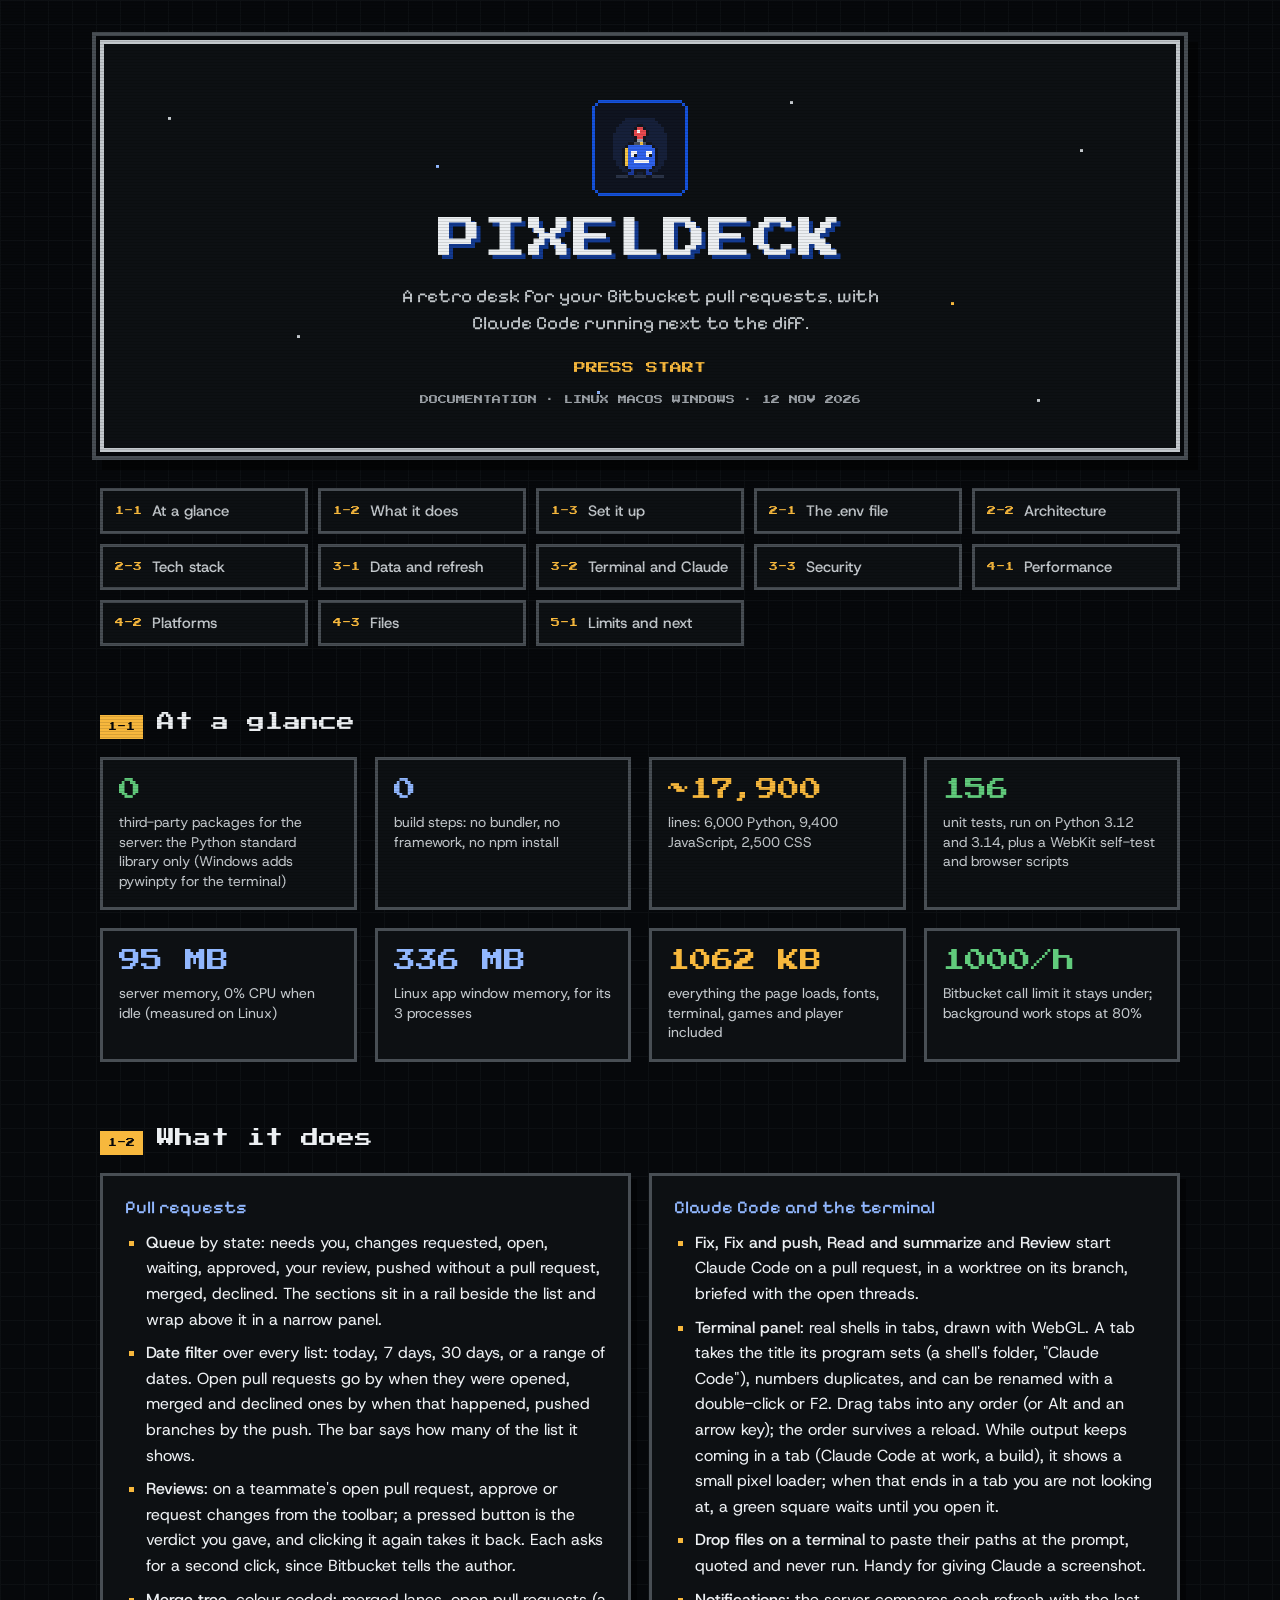
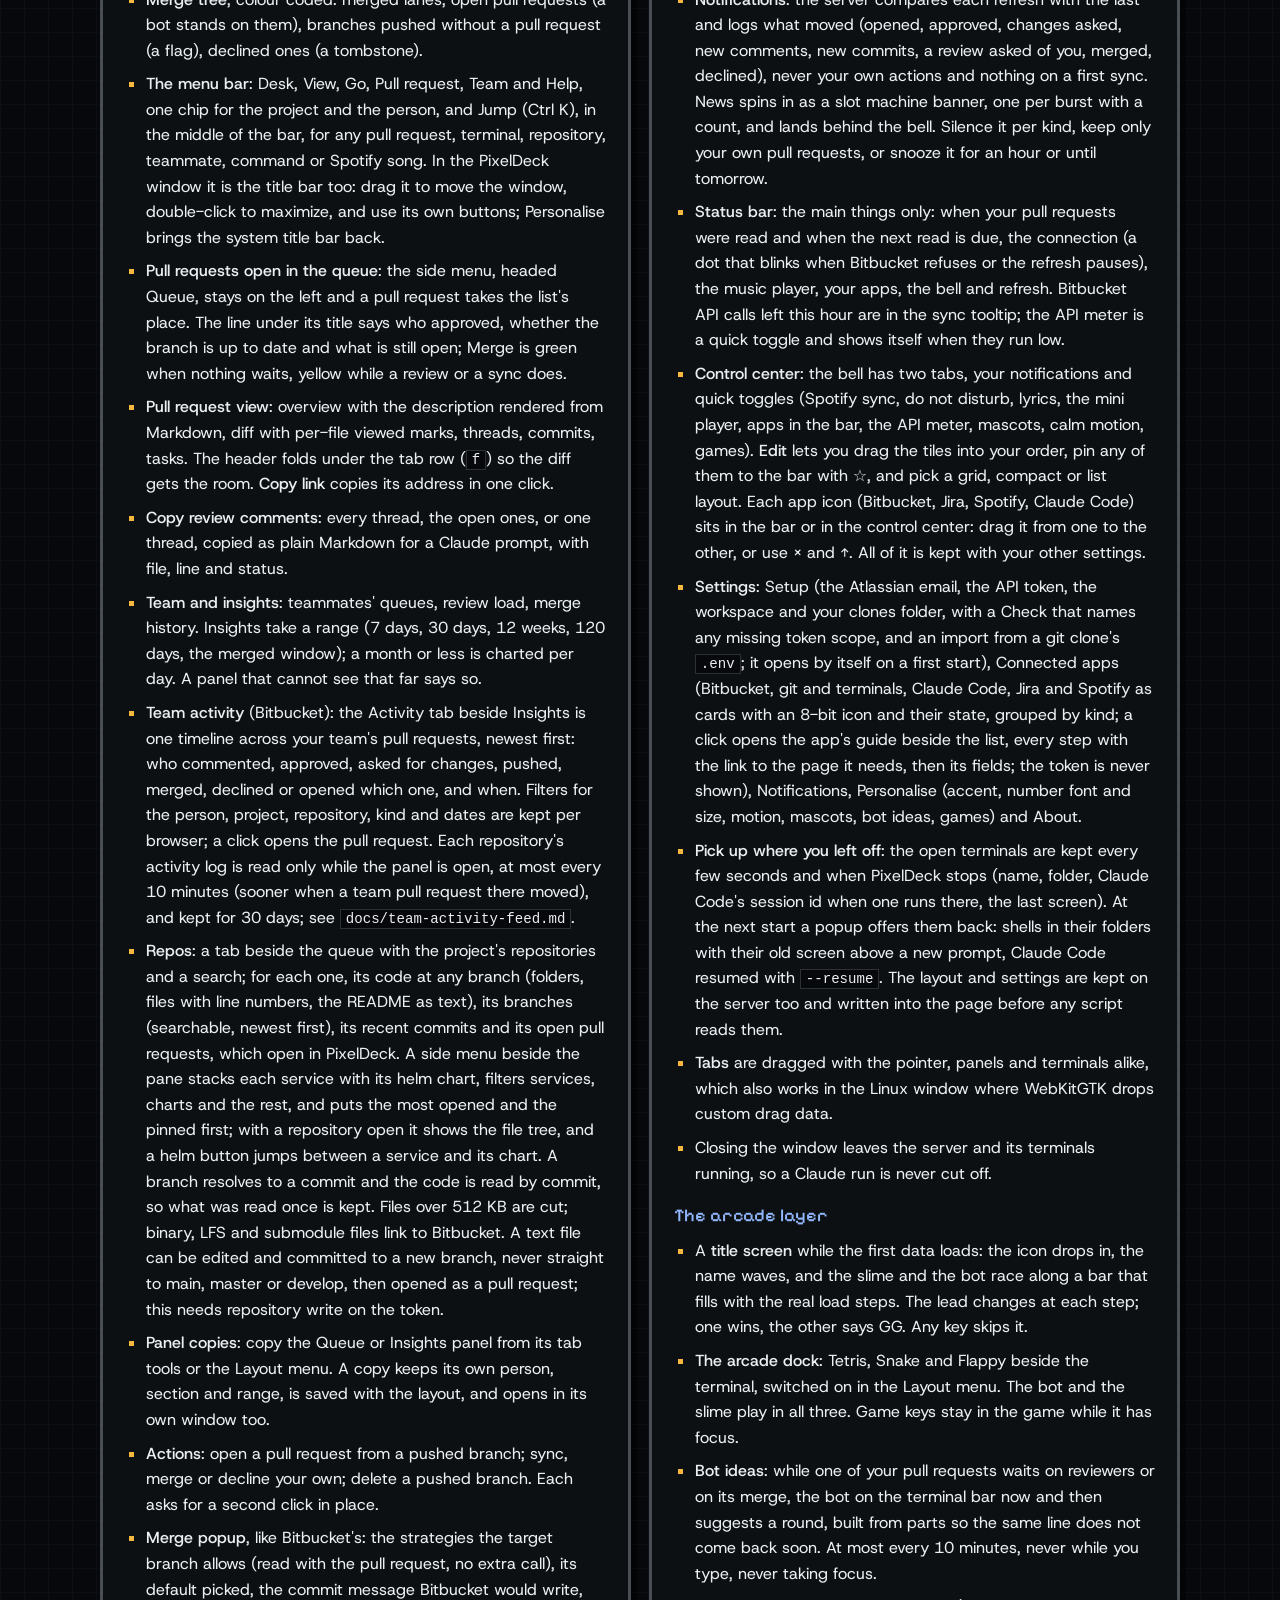
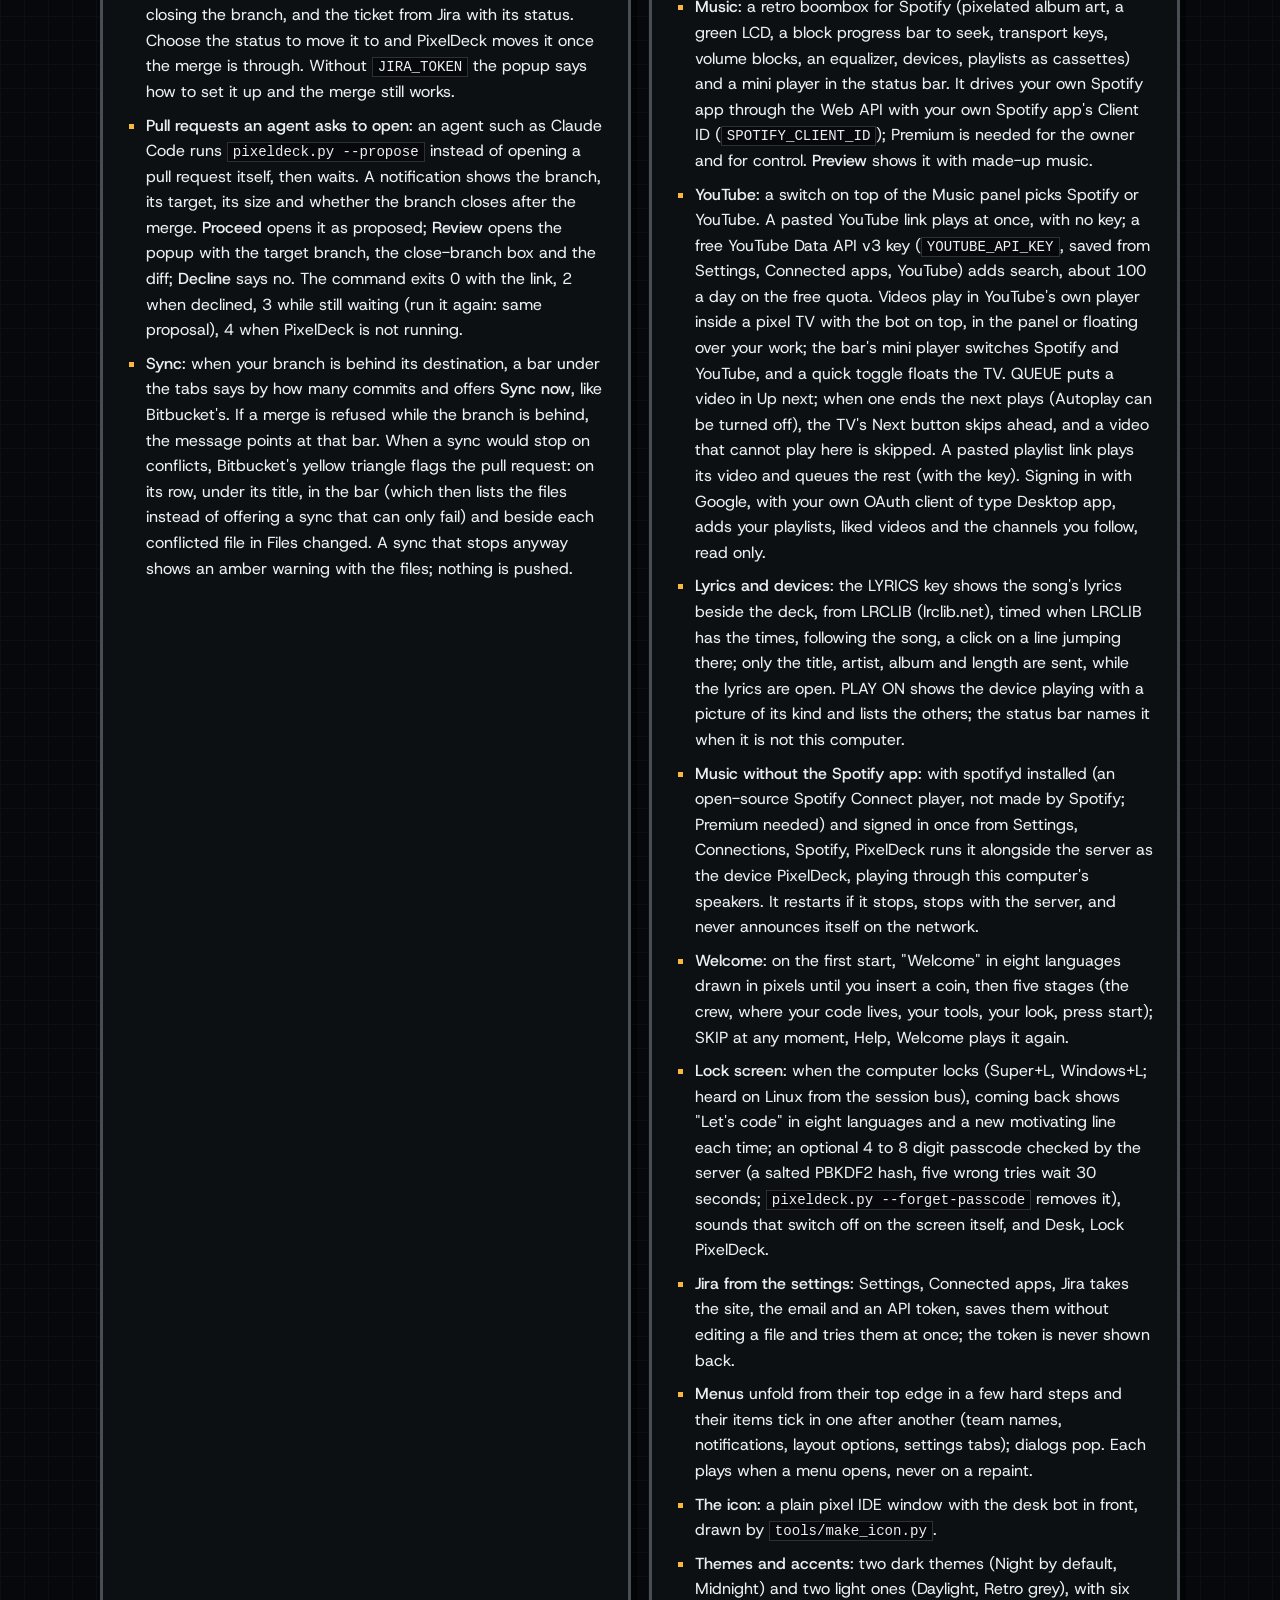
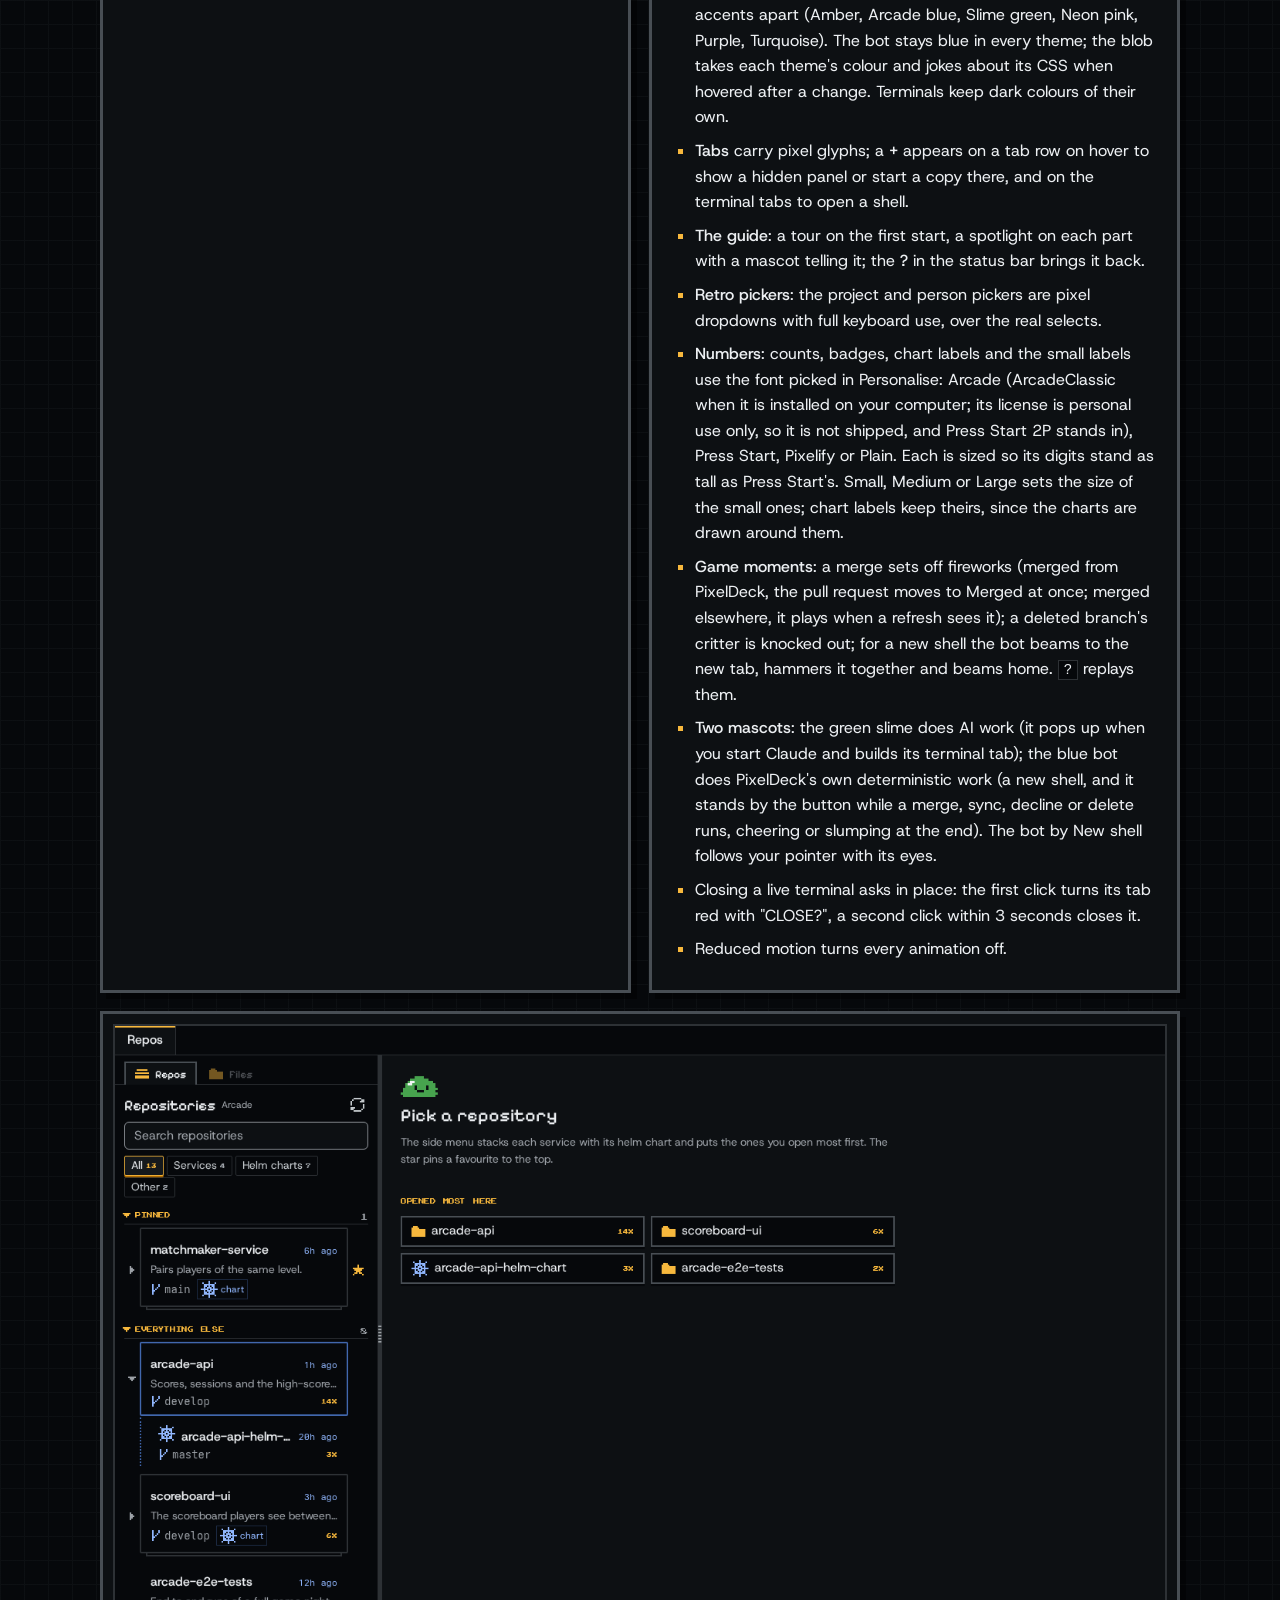
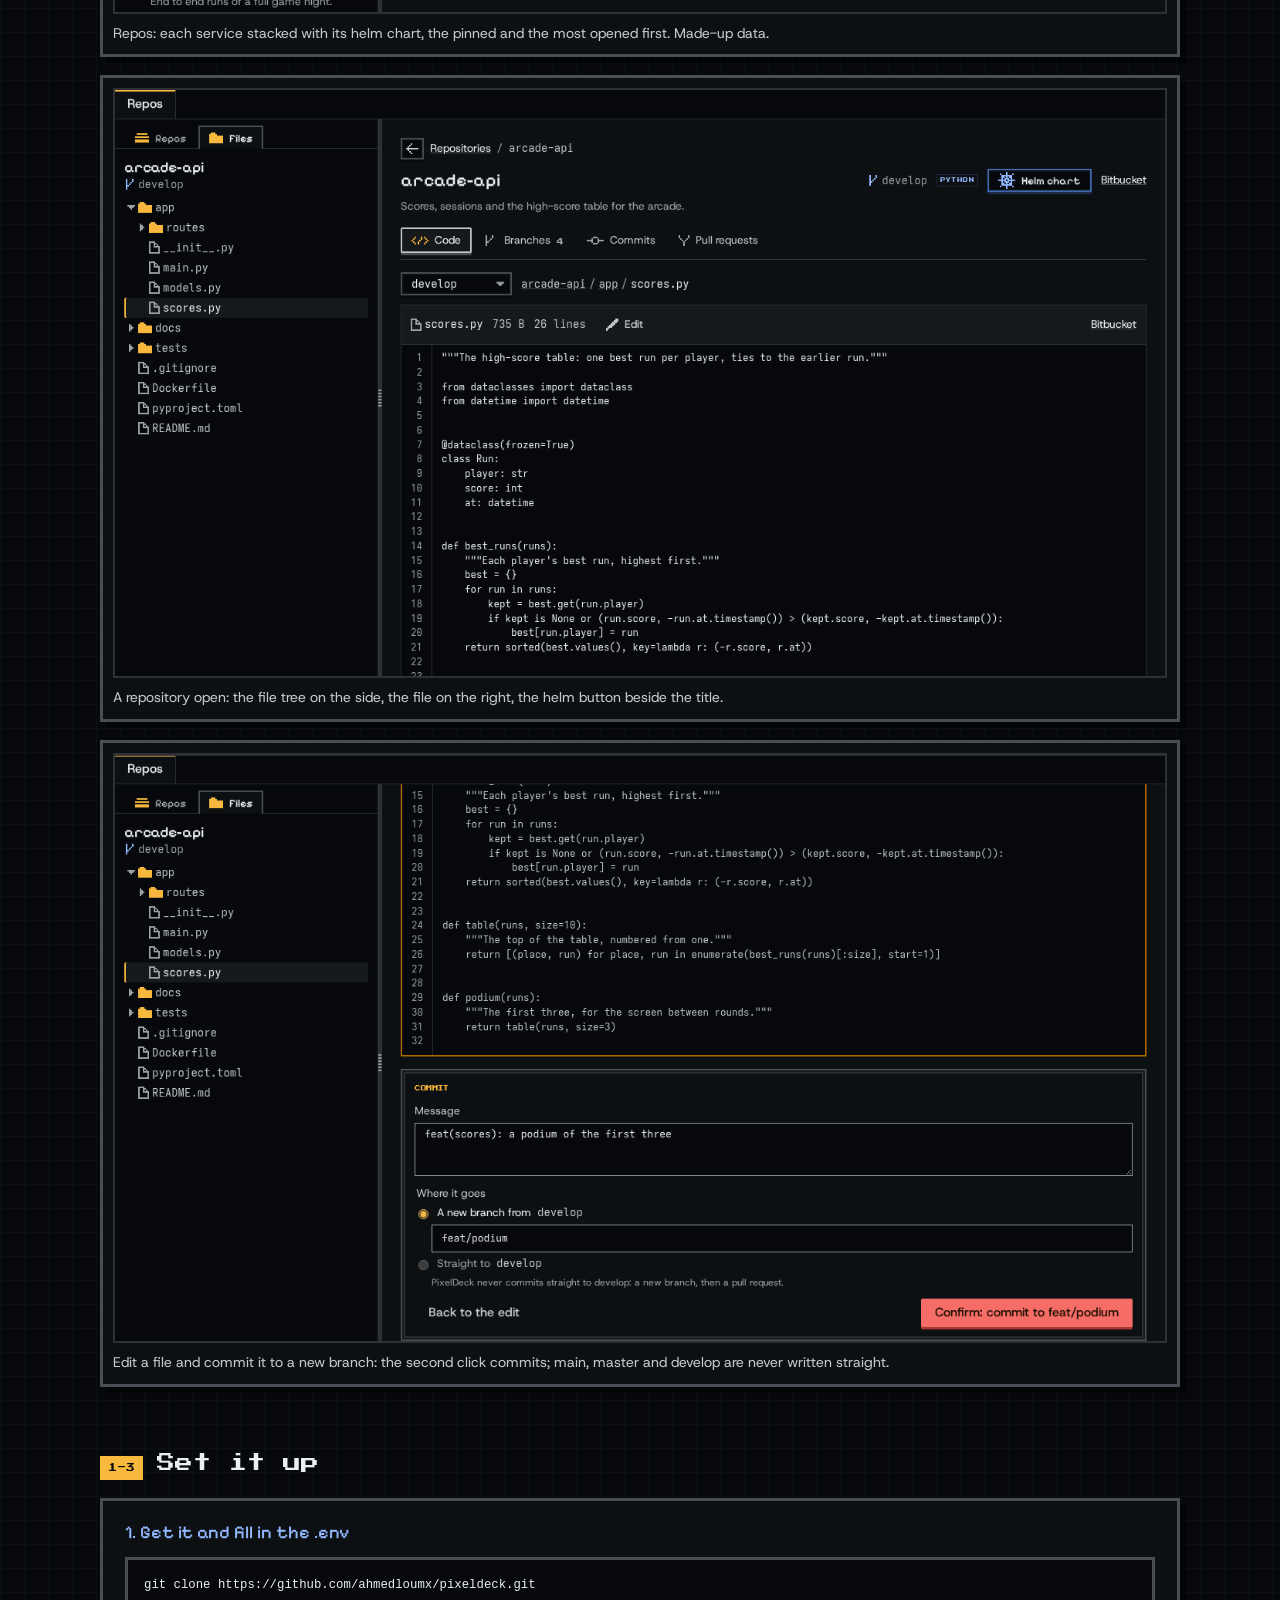
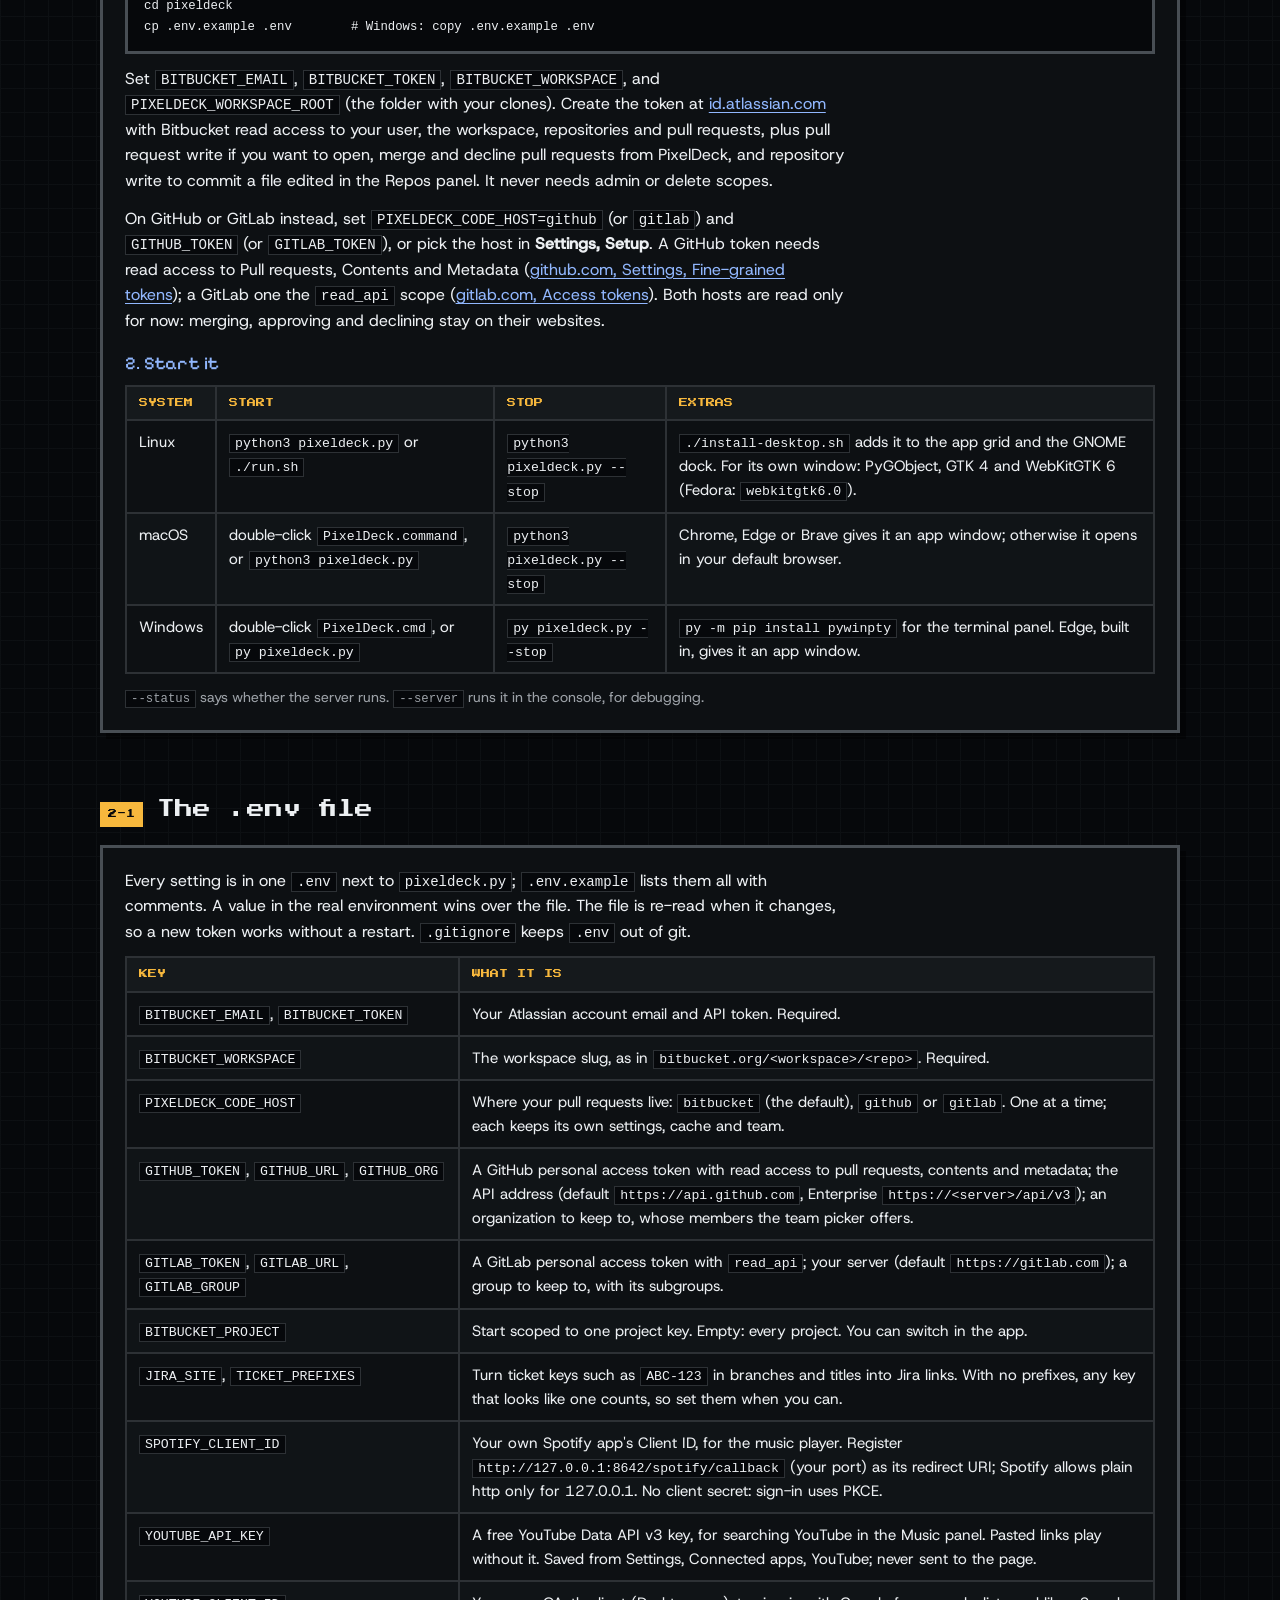
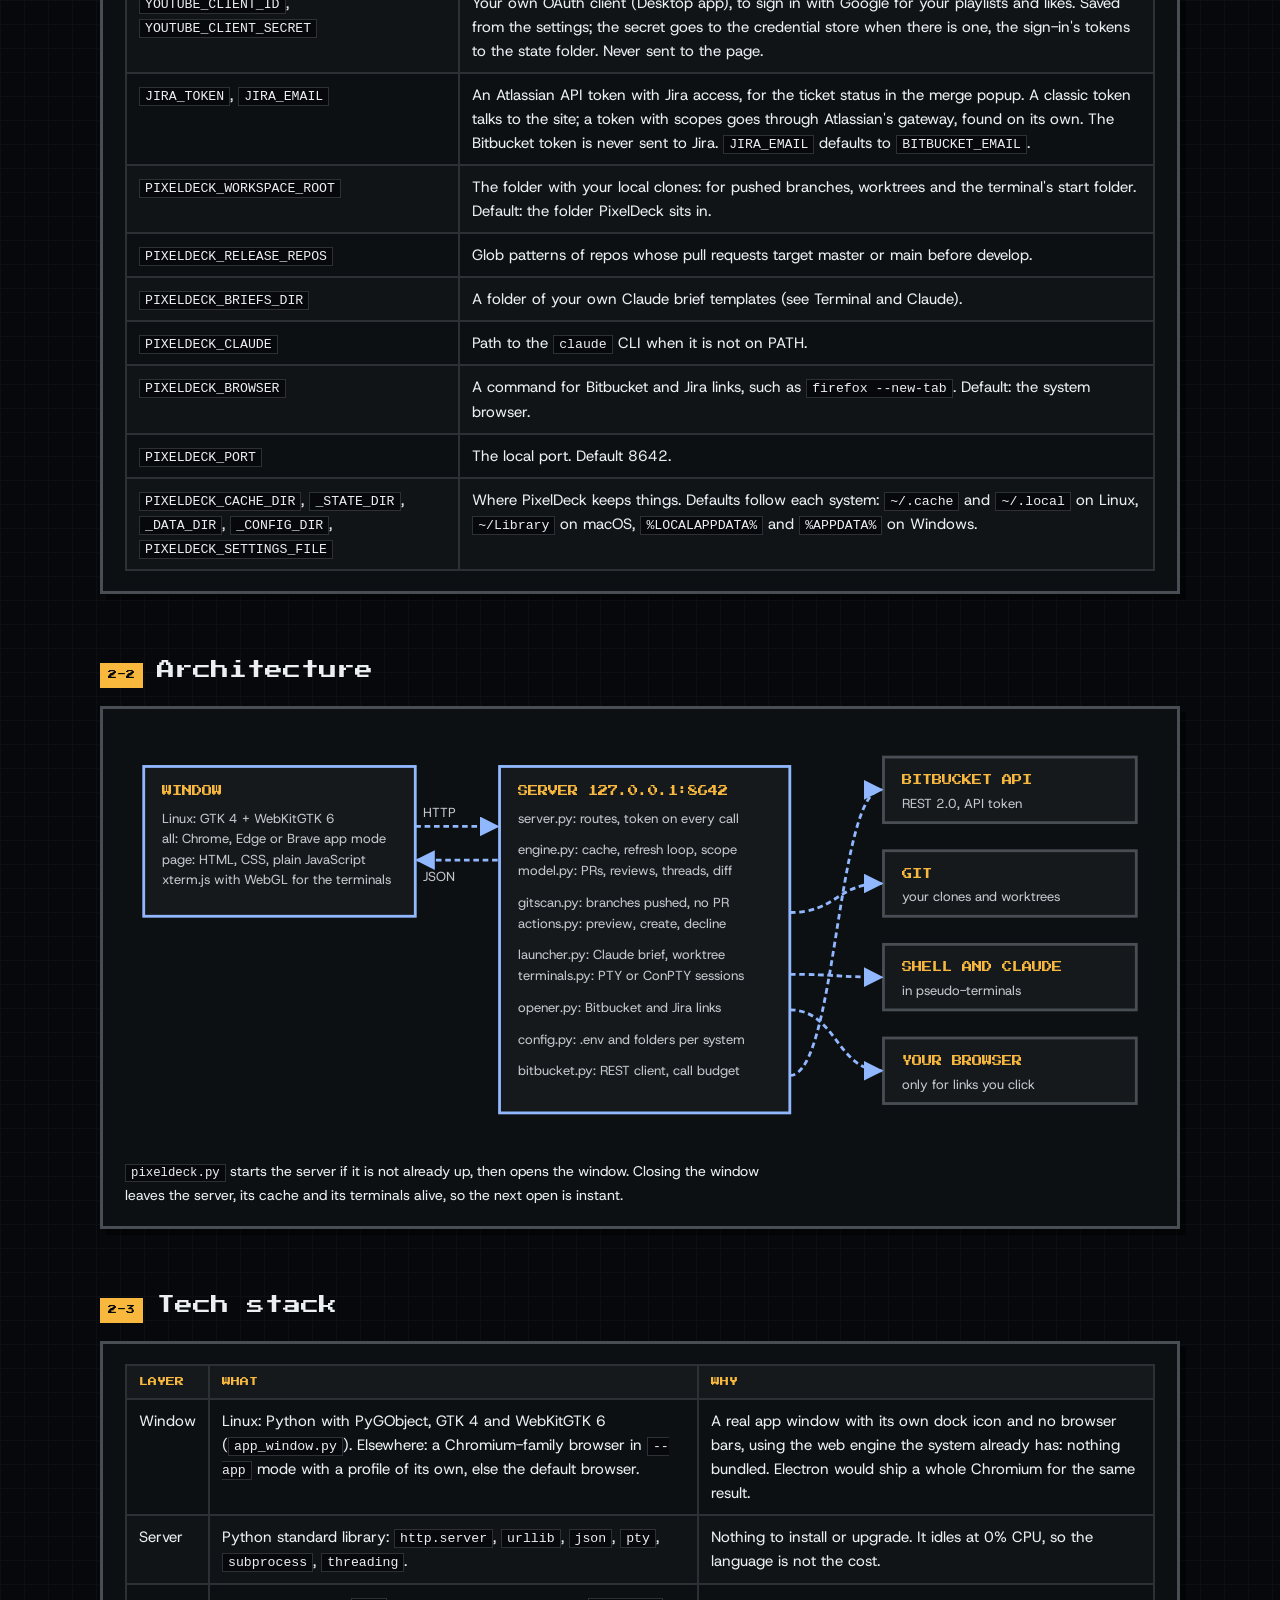
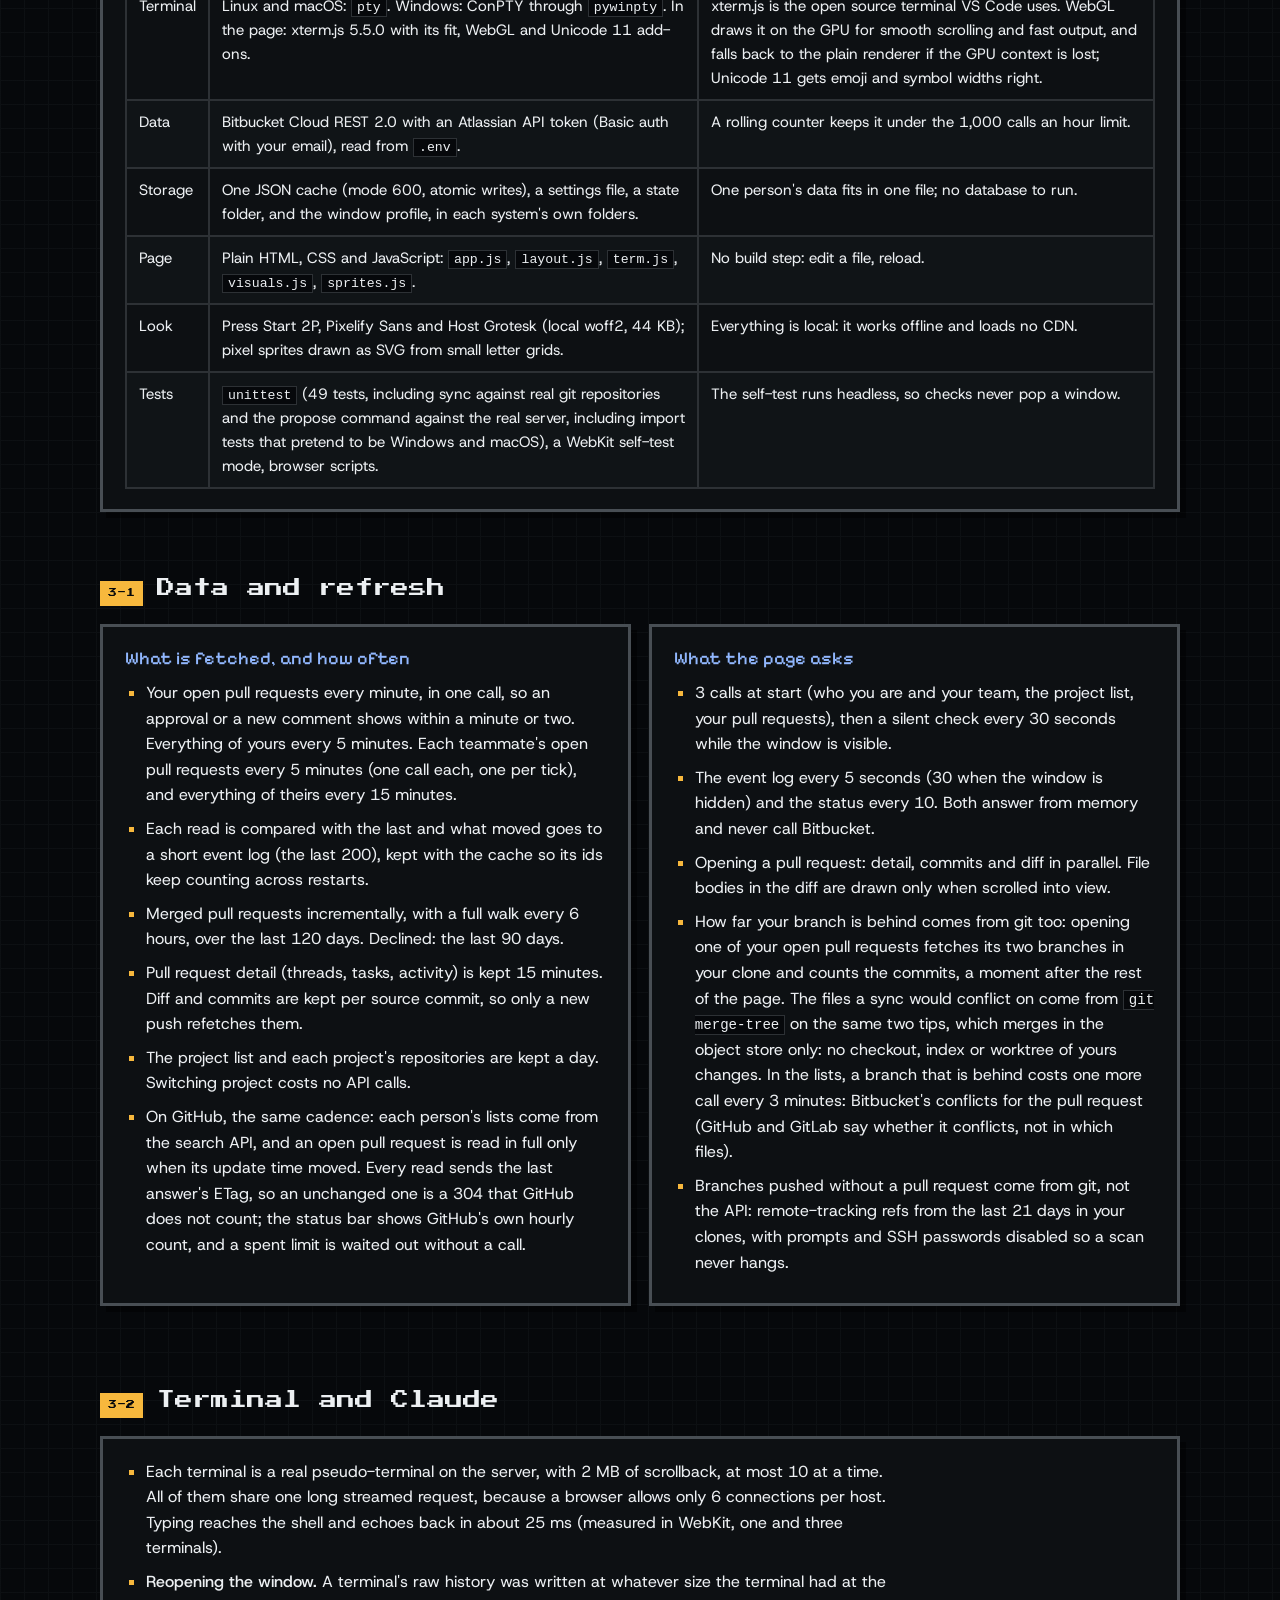
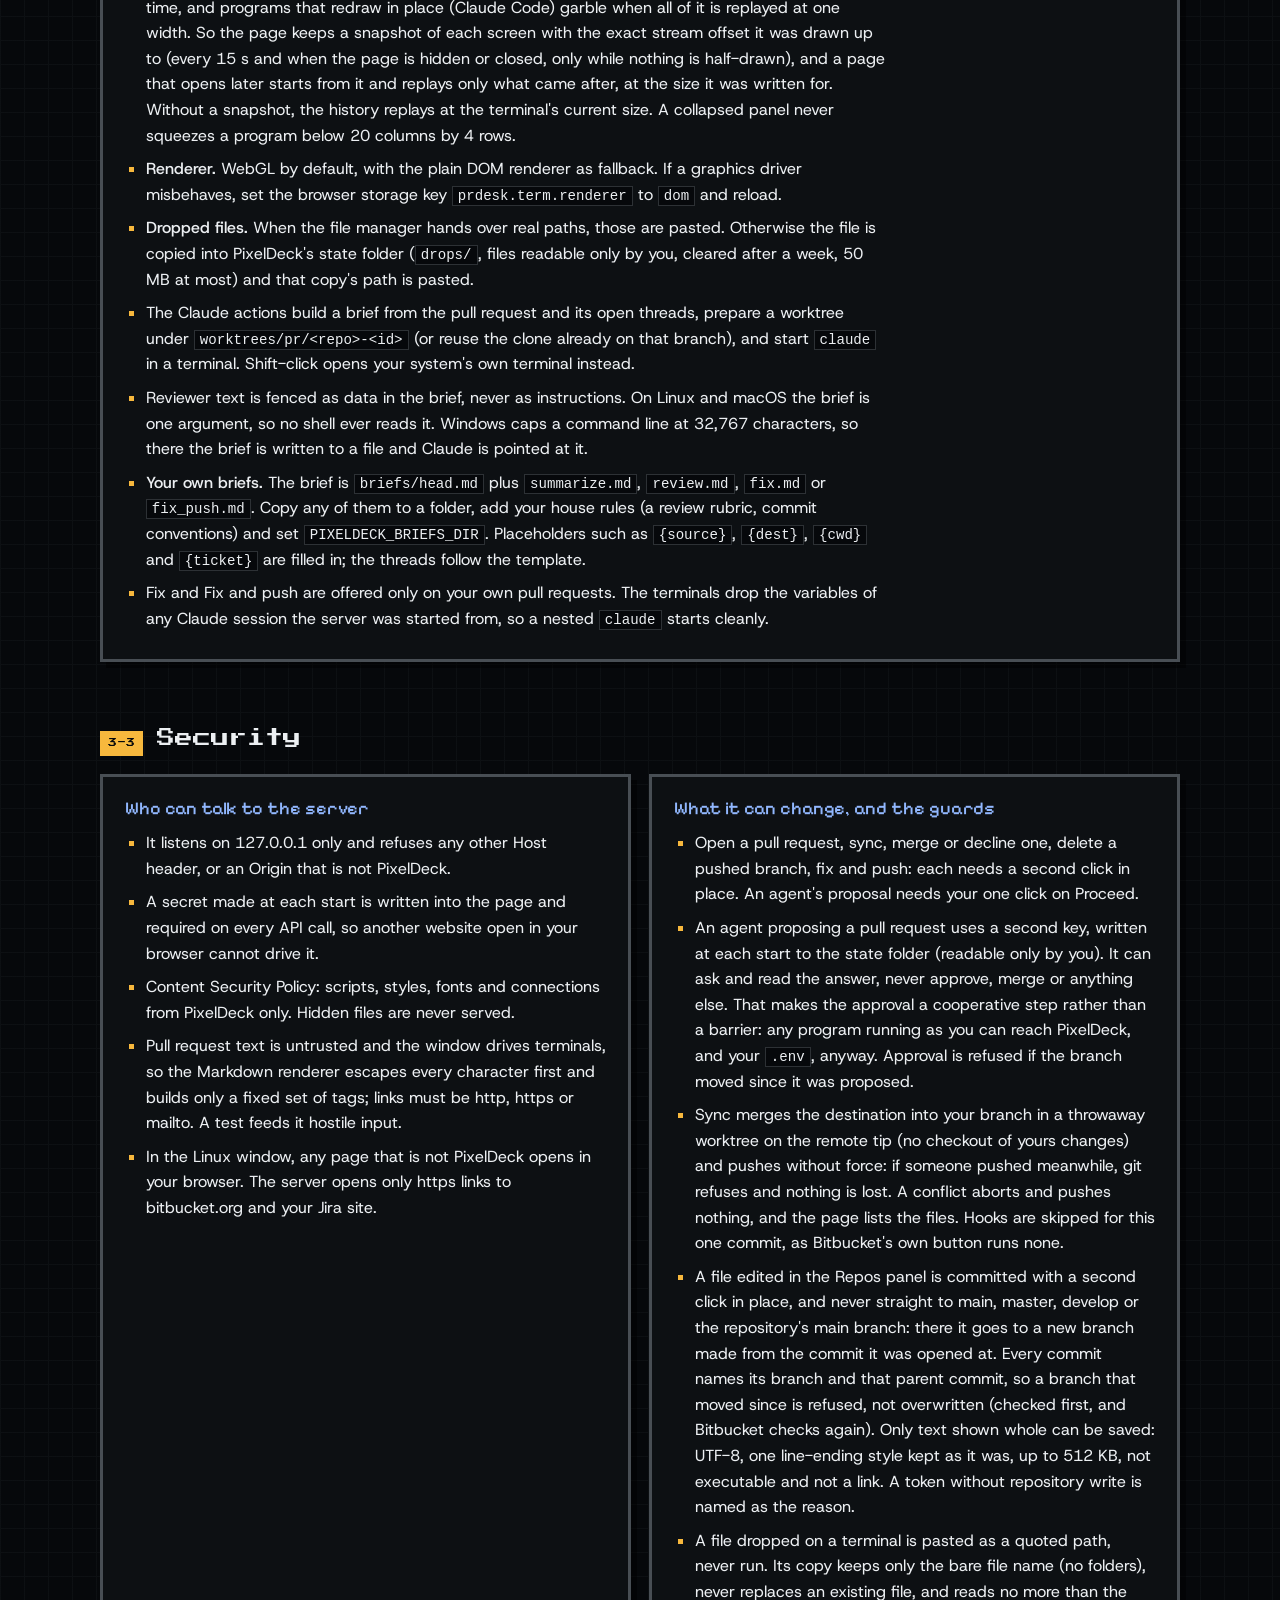
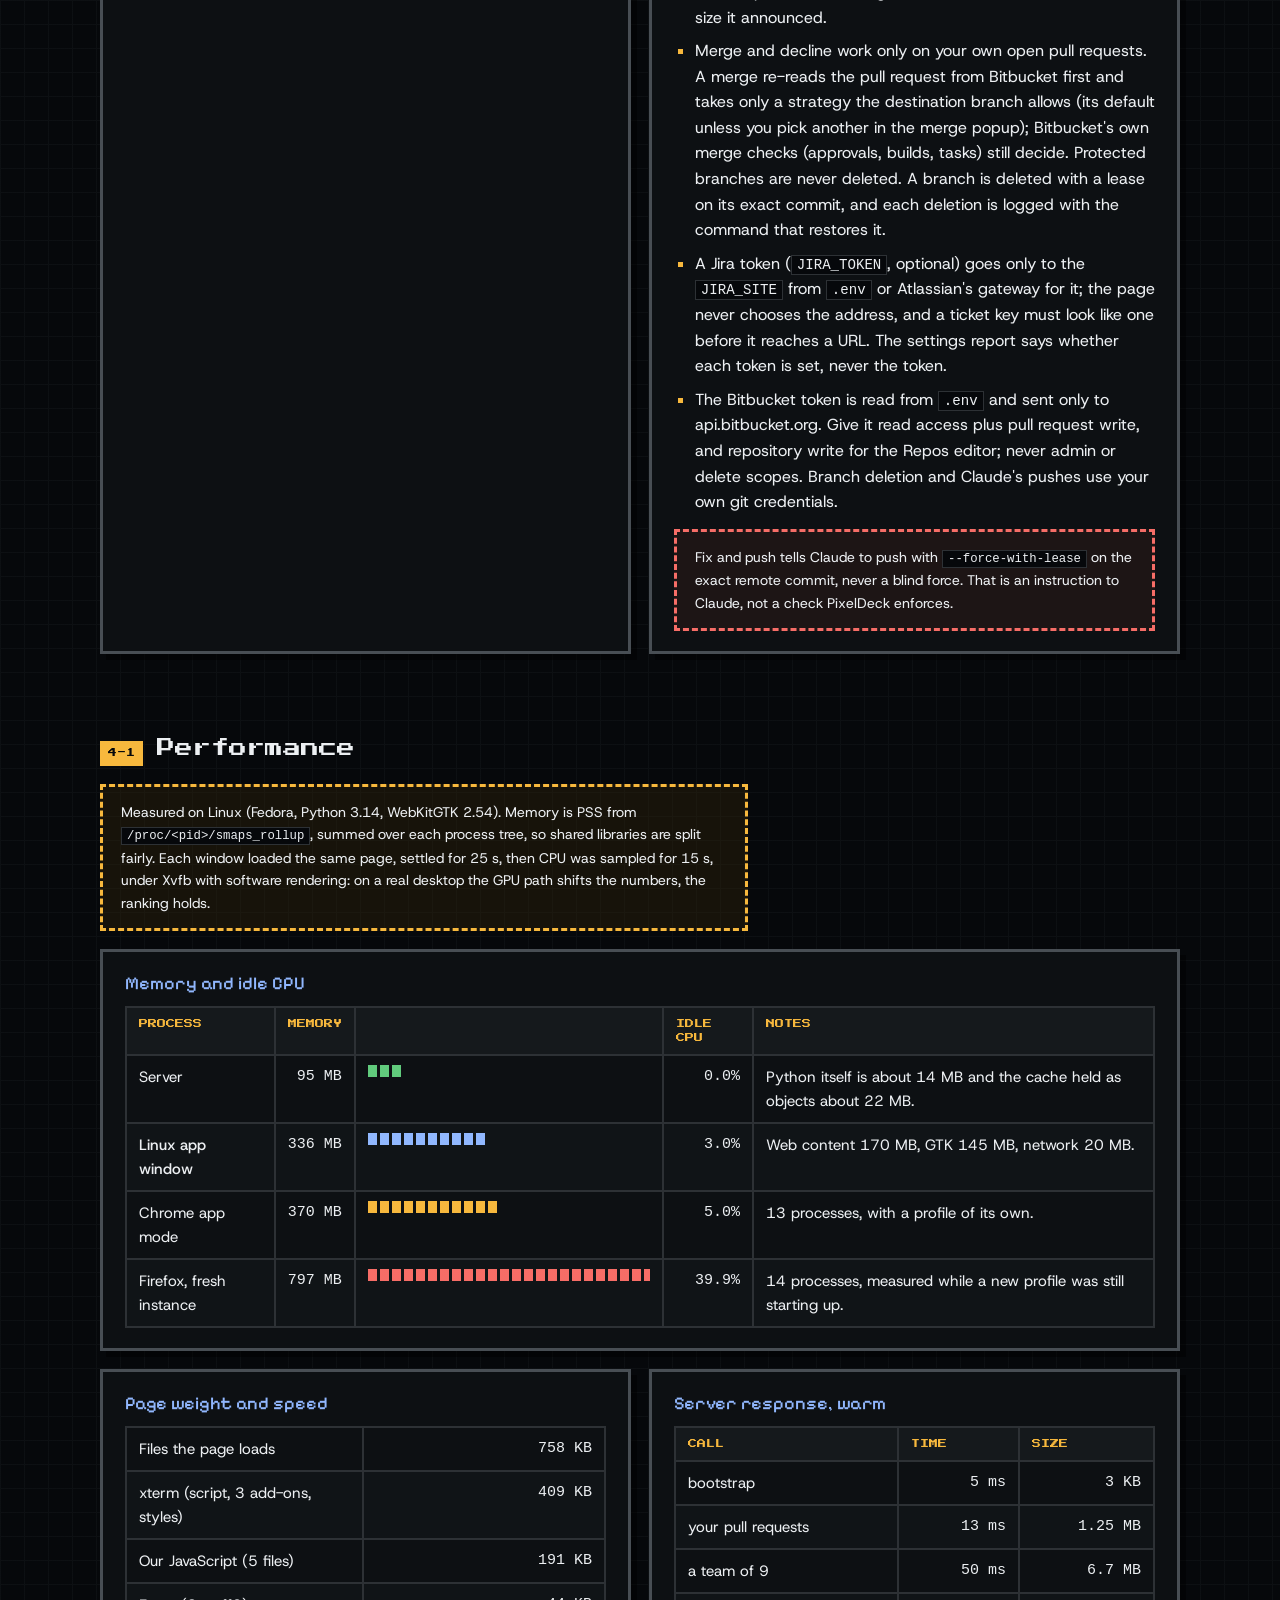
<file: docs/pixeldeck-documentation.html>
<!doctype html>
<html lang="en">
<head>
<meta charset="utf-8">
<meta name="viewport" content="width=device-width, initial-scale=1">
<meta name="color-scheme" content="dark">
<title>PixelDeck documentation</title>
<meta name="description" content="How PixelDeck is built, how to set it up on Linux, macOS and Windows, its security model, and what it costs to run.">
<link rel="icon" href="../static/app-icon.svg" type="image/svg+xml">
<style>
@font-face { font-family: "Press Start 2P"; src: url("../static/fonts/press-start-2p.woff2") format("woff2"); font-display: swap; }
@font-face { font-family: "Pixelify Sans"; src: url("../static/fonts/pixelify-sans.woff2") format("woff2"); font-weight: 400 700; font-display: swap; }
@font-face { font-family: "Host Grotesk"; src: url("../static/fonts/host-grotesk.woff2") format("woff2"); font-weight: 400 500; font-display: swap; }

:root {
  --paper: oklch(17% 0.008 250);
  --paper-2: oklch(21% 0.009 250);
  --paper-3: oklch(13.5% 0.007 250);
  --ink: oklch(95% 0.005 250);
  --ink-2: oklch(83% 0.008 250);
  --muted: oklch(71% 0.01 250);
  --rule: oklch(31% 0.01 250);
  --rule-2: oklch(42% 0.012 250);
  --blue: oklch(54% 0.2 263);
  --blue-deep: oklch(38% 0.15 263);
  --cool: oklch(78% 0.11 262);
  --amber: oklch(82% 0.15 80);
  --green: oklch(76% 0.15 150);
  --red: oklch(70% 0.17 25);
  --pixel: "Press Start 2P", "Pixelify Sans", monospace;
  --block: "Pixelify Sans", system-ui, sans-serif;
  --body: "Host Grotesk", ui-sans-serif, system-ui, sans-serif;
  --mono: "Adwaita Mono", "SF Mono", "Cascadia Mono", "Noto Sans Mono", ui-monospace, monospace;
}
* { box-sizing: border-box; }
html { scroll-behavior: smooth; }
body {
  margin: 0; background: var(--paper-3); color: var(--ink); font: 400 16px/1.6 var(--body);
  background-image: linear-gradient(var(--paper) 1px, transparent 1px), linear-gradient(90deg, var(--paper) 1px, transparent 1px);
  background-size: 24px 24px;
}
/* CRT scanlines over everything, never in the way of a click */
body::after { content: ""; position: fixed; inset: 0; pointer-events: none; z-index: 10; background: repeating-linear-gradient(0deg, oklch(0% 0 0 / 0.12) 0 1px, transparent 1px 3px); }
a { color: var(--cool); text-underline-offset: 3px; }
a:hover { color: var(--amber); }
code { font-family: var(--mono); font-size: 0.88em; padding: 1px 5px; background: var(--paper-3); border: 1px solid var(--rule); }
pre { margin: 12px 0; padding: 14px 16px; overflow-x: auto; background: var(--paper-3); border: 3px solid var(--rule-2); font: 14px/1.5 var(--mono); }
pre code { padding: 0; border: 0; background: none; }
strong { color: var(--ink); font-weight: 500; }
.wrap { width: min(1080px, 100% - 32px); margin: 0 auto; padding: 40px 0 80px; }

/* ---------------------------------------------------------- title screen */
.hero { position: relative; display: grid; justify-items: center; gap: 18px; padding: 56px 16px 40px; text-align: center; border: 4px solid var(--ink-2); background: var(--paper); box-shadow: 0 0 0 4px var(--paper-3), 0 0 0 8px var(--rule-2), 10px 10px 0 8px oklch(0% 0 0 / 0.5); }
.hero img { width: 96px; height: 96px; animation: bob 1s steps(1, end) infinite; }
.hero h1 { margin: 0; font: 400 clamp(22px, 5vw, 44px)/1.15 var(--pixel); letter-spacing: 1px; text-shadow: 4px 4px 0 var(--blue-deep); }
.hero .sub { max-width: 46ch; margin: 0; color: var(--ink-2); font: 400 19px/1.45 var(--block); }
.hero .start { margin: 6px 0 0; color: var(--amber); font: 400 12px var(--pixel); animation: blink 1.1s steps(1, end) infinite; }
.hero .meta { margin: 0; color: var(--muted); font: 400 9px/1.8 var(--pixel); }
.stars { position: absolute; inset: 0; pointer-events: none; overflow: hidden; }
.stars i { position: absolute; width: 3px; height: 3px; background: var(--ink-2); animation: twinkle 1.6s steps(1, end) infinite; }
@keyframes bob { 50% { transform: translateY(-6px); } }
@keyframes blink { 50% { visibility: hidden; } }
@keyframes twinkle { 50% { opacity: 0.2; } }

/* ---------------------------------------------------------- level select */
.levels { display: grid; grid-template-columns: repeat(auto-fill, minmax(190px, 1fr)); gap: 10px; margin: 36px 0 12px; padding: 0; list-style: none; }
.levels a { display: flex; align-items: center; gap: 10px; padding: 10px 12px; color: var(--ink-2); text-decoration: none; background: var(--paper); border: 3px solid var(--rule-2); font: 500 15px var(--body); }
.levels a span { flex: none; color: var(--amber); font: 400 9px var(--pixel); white-space: nowrap; }
.levels a:hover, .levels a:focus-visible { color: var(--ink); border-color: var(--ink-2); box-shadow: 4px 4px 0 var(--blue-deep); transform: translate(-2px, -2px); outline: none; }

/* ---------------------------------------------------------- stages */
h2 { display: flex; align-items: baseline; gap: 14px; margin: 64px 0 18px; font: 400 clamp(14px, 2.4vw, 18px)/1.4 var(--pixel); scroll-margin-top: 20px; }
h2 .lvl { flex: none; padding: 6px 8px; color: var(--paper-3); background: var(--amber); font-size: 9px; }
h3 { margin: 0 0 10px; color: var(--cool); font: 500 18px/1.3 var(--block); }
p { margin: 0 0 12px; max-width: 72ch; }
.card { margin-bottom: 18px; padding: 20px 22px; background: var(--paper); border: 3px solid var(--rule-2); box-shadow: 6px 6px 0 oklch(0% 0 0 / 0.45); }
.card > :last-child { margin-bottom: 0; }
.grid { display: grid; gap: 18px; }
.cols-2 { grid-template-columns: repeat(2, minmax(0, 1fr)); }
.cols-4 { grid-template-columns: repeat(4, minmax(0, 1fr)); }
@media (max-width: 760px) { .cols-2, .cols-4 { grid-template-columns: minmax(0, 1fr); } }
ul.list { margin: 0; padding-left: 1.3em; list-style: square; }
ul.list li { margin: 0 0 8px; max-width: 74ch; }
ul.list li::marker { color: var(--amber); }
.note { padding: 14px 18px; border: 3px dashed var(--amber); background: oklch(29% 0.05 80 / 0.35); }
.shots { display: grid; gap: 18px; margin: 0 0 18px; }
.shot { margin: 0; padding: 10px; background: var(--paper); border: 3px solid var(--rule-2); box-shadow: 6px 6px 0 oklch(0% 0 0 / 0.45); }
.shot img { display: block; width: 100%; height: auto; border: 2px solid var(--rule); }
.shot figcaption { margin-top: 8px; color: var(--ink-2); font-size: 14px; }
.note.warn { border-color: var(--red); background: oklch(24.5% 0.035 25 / 0.5); }
.muted { color: var(--muted); }
.small { font-size: 14px; }

/* hi-score tiles */
.score { padding: 16px; background: var(--paper); border: 3px solid var(--rule-2); }
.score b { display: block; color: var(--green); font: 400 clamp(16px, 2.6vw, 22px)/1.3 var(--pixel); }
.score b.amber { color: var(--amber); } .score b.cool { color: var(--cool); }
.score span { display: block; margin-top: 8px; color: var(--ink-2); font-size: 14px; line-height: 1.4; }

/* tables */
.scroll { overflow-x: auto; }
table { width: 100%; border-collapse: collapse; font-size: 15px; }
th, td { padding: 9px 12px; text-align: left; vertical-align: top; border: 2px solid var(--rule); }
th { color: var(--amber); background: var(--paper-2); font: 400 9px/1.6 var(--pixel); text-transform: uppercase; }
td.n { text-align: right; white-space: nowrap; font-family: var(--mono); }
tbody tr:nth-child(even) td { background: oklch(21% 0.009 250 / 0.5); }
.bar { height: 12px; background: repeating-linear-gradient(90deg, var(--cool) 0 9px, transparent 9px 12px); }
.bar.amber { background: repeating-linear-gradient(90deg, var(--amber) 0 9px, transparent 9px 12px); }
.bar.red { background: repeating-linear-gradient(90deg, var(--red) 0 9px, transparent 9px 12px); }
.bar.green { background: repeating-linear-gradient(90deg, var(--green) 0 9px, transparent 9px 12px); }
.yes { color: var(--green); } .part { color: var(--amber); } .no { color: var(--red); }

/* architecture diagram */
.diagram { width: 100%; height: auto; }
.diagram .box { fill: var(--paper-2); stroke: var(--rule-2); stroke-width: 3; }
.diagram .box.hot { stroke: var(--cool); }
.diagram text { fill: var(--ink-2); font: 400 14px var(--body); }
.diagram .t { fill: var(--amber); font: 400 11px var(--pixel); }
.diagram .ln { fill: none; stroke: var(--cool); stroke-width: 3; stroke-dasharray: 6 4; marker-end: url(#arrow); }

.sprite { image-rendering: pixelated; shape-rendering: crispEdges; vertical-align: middle; }
footer { margin-top: 72px; padding-top: 18px; border-top: 3px dashed var(--rule-2); color: var(--muted); font: 400 9px/2 var(--pixel); text-align: center; }
@media (prefers-reduced-motion: reduce) {
  html { scroll-behavior: auto; }
  .hero img, .hero .start, .stars i { animation: none; }
  .levels a:hover { transform: none; }
}
</style>
</head>
<body>
<div class="wrap">

<header class="hero">
  <div class="stars" aria-hidden="true">
    <i style="left:6%;top:18%"></i><i style="left:18%;top:72%;animation-delay:.5s"></i><i style="left:31%;top:30%;background:var(--cool)"></i>
    <i style="left:64%;top:14%;animation-delay:.8s"></i><i style="left:79%;top:64%;background:var(--amber)"></i><i style="left:91%;top:26%;animation-delay:.3s"></i>
    <i style="left:46%;top:86%;background:var(--cool);animation-delay:1s"></i><i style="left:87%;top:88%"></i>
  </div>
  <img src="../static/app-icon.svg" alt="" width="96" height="96">
  <h1>PIXELDECK</h1>
  <p class="sub">A retro desk for your Bitbucket pull requests, with Claude Code running next to the diff.</p>
  <p class="start">PRESS START</p>
  <p class="meta">DOCUMENTATION &middot; LINUX MACOS WINDOWS &middot; 12 NOV 2026</p>
</header>

<nav aria-label="Sections">
  <ul class="levels">
    <li><a href="#glance"><span>1-1</span>At a glance</a></li>
    <li><a href="#features"><span>1-2</span>What it does</a></li>
    <li><a href="#setup"><span>1-3</span>Set it up</a></li>
    <li><a href="#config"><span>2-1</span>The .env file</a></li>
    <li><a href="#arch"><span>2-2</span>Architecture</a></li>
    <li><a href="#stack"><span>2-3</span>Tech stack</a></li>
    <li><a href="#flow"><span>3-1</span>Data and refresh</a></li>
    <li><a href="#terminal"><span>3-2</span>Terminal and Claude</a></li>
    <li><a href="#security"><span>3-3</span>Security</a></li>
    <li><a href="#perf"><span>4-1</span>Performance</a></li>
    <li><a href="#platforms"><span>4-2</span>Platforms</a></li>
    <li><a href="#files"><span>4-3</span>Files</a></li>
    <li><a href="#limits"><span>5-1</span>Limits and next</a></li>
  </ul>
</nav>

<h2 id="glance"><span class="lvl">1-1</span>At a glance</h2>
<div class="grid cols-4">
  <div class="score"><b>0</b><span>third-party packages for the server: the Python standard library only (Windows adds pywinpty for the terminal)</span></div>
  <div class="score"><b class="cool">0</b><span>build steps: no bundler, no framework, no npm install</span></div>
  <div class="score"><b class="amber">~17,900</b><span>lines: 6,000 Python, 9,400 JavaScript, 2,500 CSS</span></div>
  <div class="score"><b>156</b><span>unit tests, run on Python 3.12 and 3.14, plus a WebKit self-test and browser scripts</span></div>
</div>
<div class="grid cols-4" style="margin-top:18px">
  <div class="score"><b class="cool">95 MB</b><span>server memory, 0% CPU when idle (measured on Linux)</span></div>
  <div class="score"><b class="cool">336 MB</b><span>Linux app window memory, for its 3 processes</span></div>
  <div class="score"><b class="amber">1062 KB</b><span>everything the page loads, fonts, terminal, games and player included</span></div>
  <div class="score"><b>1000/h</b><span>Bitbucket call limit it stays under; background work stops at 80%</span></div>
</div>

<h2 id="features"><span class="lvl">1-2</span>What it does</h2>
<div class="grid cols-2">
  <div class="card">
    <h3>Pull requests</h3>
    <ul class="list">
      <li><strong>Queue</strong> by state: needs you, changes requested, open, waiting, approved, your review, pushed without a pull request, merged, declined. The sections sit in a rail beside the list and wrap above it in a narrow panel.</li>
      <li><strong>Date filter</strong> over every list: today, 7 days, 30 days, or a range of dates. Open pull requests go by when they were opened, merged and declined ones by when that happened, pushed branches by the push. The bar says how many of the list it shows.</li>
      <li><strong>Reviews</strong>: on a teammate's open pull request, approve or request changes from the toolbar; a pressed button is the verdict you gave, and clicking it again takes it back. Each asks for a second click, since Bitbucket tells the author.</li>
      <li><strong>Merge tree</strong>, colour coded: merged lanes, open pull requests (a bot stands on them), branches pushed without a pull request (a flag), declined ones (a tombstone).</li>
      <li><strong>The menu bar</strong>: Desk, View, Go, Pull request, Team and Help, one chip for the project and the person, and Jump (Ctrl K), in the middle of the bar, for any pull request, terminal, repository, teammate, command or Spotify song. In the PixelDeck window it is the title bar too: drag it to move the window, double-click to maximize, and use its own buttons; Personalise brings the system title bar back.</li>
      <li><strong>Pull requests open in the queue</strong>: the side menu, headed Queue, stays on the left and a pull request takes the list's place. The line under its title says who approved, whether the branch is up to date and what is still open; Merge is green when nothing waits, yellow while a review or a sync does.</li>
      <li><strong>Pull request view</strong>: overview with the description rendered from Markdown, diff with per-file viewed marks, threads, commits, tasks. The header folds under the tab row (<code>f</code>) so the diff gets the room. <strong>Copy link</strong> copies its address in one click.</li>
      <li><strong>Copy review comments</strong>: every thread, the open ones, or one thread, copied as plain Markdown for a Claude prompt, with file, line and status.</li>
      <li><strong>Team and insights</strong>: teammates' queues, review load, merge history. Insights take a range (7 days, 30 days, 12 weeks, 120 days, the merged window); a month or less is charted per day. A panel that cannot see that far says so.</li>
      <li><strong>Team activity</strong> (Bitbucket): the Activity tab beside Insights is one timeline across your team's pull requests, newest first: who commented, approved, asked for changes, pushed, merged, declined or opened which one, and when. Filters for the person, project, repository, kind and dates are kept per browser; a click opens the pull request. Each repository's activity log is read only while the panel is open, at most every 10 minutes (sooner when a team pull request there moved), and kept for 30 days; see <code>docs/team-activity-feed.md</code>.</li>
      <li><strong>Repos</strong>: a tab beside the queue with the project's repositories and a search; for each one, its code at any branch (folders, files with line numbers, the README as text), its branches (searchable, newest first), its recent commits and its open pull requests, which open in PixelDeck. A side menu beside the pane stacks each service with its helm chart, filters services, charts and the rest, and puts the most opened and the pinned first; with a repository open it shows the file tree, and a helm button jumps between a service and its chart. A branch resolves to a commit and the code is read by commit, so what was read once is kept. Files over 512 KB are cut; binary, LFS and submodule files link to Bitbucket. A text file can be edited and committed to a new branch, never straight to main, master or develop, then opened as a pull request; this needs repository write on the token.</li>
      <li><strong>Panel copies</strong>: copy the Queue or Insights panel from its tab tools or the Layout menu. A copy keeps its own person, section and range, is saved with the layout, and opens in its own window too.</li>
      <li><strong>Actions</strong>: open a pull request from a pushed branch; sync, merge or decline your own; delete a pushed branch. Each asks for a second click in place.</li>
      <li><strong>Merge popup</strong>, like Bitbucket's: the strategies the target branch allows (read with the pull request, no extra call), its default picked, the commit message Bitbucket would write, closing the branch, and the ticket from Jira with its status. Choose the status to move it to and PixelDeck moves it once the merge is through. Without <code>JIRA_TOKEN</code> the popup says how to set it up and the merge still works.</li>
      <li><strong>Pull requests an agent asks to open</strong>: an agent such as Claude Code runs <code>pixeldeck.py --propose</code> instead of opening a pull request itself, then waits. A notification shows the branch, its target, its size and whether the branch closes after the merge. <strong>Proceed</strong> opens it as proposed; <strong>Review</strong> opens the popup with the target branch, the close-branch box and the diff; <strong>Decline</strong> says no. The command exits 0 with the link, 2 when declined, 3 while still waiting (run it again: same proposal), 4 when PixelDeck is not running.</li>
      <li><strong>Sync</strong>: when your branch is behind its destination, a bar under the tabs says by how many commits and offers <strong>Sync now</strong>, like Bitbucket's. If a merge is refused while the branch is behind, the message points at that bar. When a sync would stop on conflicts, Bitbucket's yellow triangle flags the pull request: on its row, under its title, in the bar (which then lists the files instead of offering a sync that can only fail) and beside each conflicted file in Files changed. A sync that stops anyway shows an amber warning with the files; nothing is pushed.</li>
    </ul>
  </div>
  <div class="card">
    <h3>Claude Code and the terminal</h3>
    <ul class="list">
      <li><strong>Fix</strong>, <strong>Fix and push</strong>, <strong>Read and summarize</strong> and <strong>Review</strong> start Claude Code on a pull request, in a worktree on its branch, briefed with the open threads.</li>
      <li><strong>Terminal panel</strong>: real shells in tabs, drawn with WebGL. A tab takes the title its program sets (a shell's folder, "Claude Code"), numbers duplicates, and can be renamed with a double-click or F2. Drag tabs into any order (or Alt and an arrow key); the order survives a reload. While output keeps coming in a tab (Claude Code at work, a build), it shows a small pixel loader; when that ends in a tab you are not looking at, a green square waits until you open it.</li>
      <li><strong>Drop files on a terminal</strong> to paste their paths at the prompt, quoted and never run. Handy for giving Claude a screenshot.</li>
      <li><strong>Notifications</strong>: the server compares each refresh with the last and logs what moved (opened, approved, changes asked, new comments, new commits, a review asked of you, merged, declined), never your own actions and nothing on a first sync. News spins in as a slot machine banner, one per burst with a count, and lands behind the bell. Silence it per kind, keep only your own pull requests, or snooze it for an hour or until tomorrow.</li>
      <li><strong>Status bar</strong>: the main things only: when your pull requests were read and when the next read is due, the connection (a dot that blinks when Bitbucket refuses or the refresh pauses), the music player, your apps, the bell and refresh. Bitbucket API calls left this hour are in the sync tooltip; the API meter is a quick toggle and shows itself when they run low.</li>
      <li><strong>Control center</strong>: the bell has two tabs, your notifications and quick toggles (Spotify sync, do not disturb, lyrics, the mini player, apps in the bar, the API meter, mascots, calm motion, games). <strong>Edit</strong> lets you drag the tiles into your order, pin any of them to the bar with ☆, and pick a grid, compact or list layout. Each app icon (Bitbucket, Jira, Spotify, Claude Code) sits in the bar or in the control center: drag it from one to the other, or use × and ↑. All of it is kept with your other settings.</li>
      <li><strong>Settings</strong>: Setup (the Atlassian email, the API token, the workspace and your clones folder, with a Check that names any missing token scope, and an import from a git clone's <code>.env</code>; it opens by itself on a first start), Connected apps (Bitbucket, git and terminals, Claude Code, Jira and Spotify as cards with an 8-bit icon and their state, grouped by kind; a click opens the app's guide beside the list, every step with the link to the page it needs, then its fields; the token is never shown), Notifications, Personalise (accent, number font and size, motion, mascots, bot ideas, games) and About.</li>
      <li><strong>Pick up where you left off</strong>: the open terminals are kept every few seconds and when PixelDeck stops (name, folder, Claude Code's session id when one runs there, the last screen). At the next start a popup offers them back: shells in their folders with their old screen above a new prompt, Claude Code resumed with <code>--resume</code>. The layout and settings are kept on the server too and written into the page before any script reads them.</li>
      <li><strong>Tabs</strong> are dragged with the pointer, panels and terminals alike, which also works in the Linux window where WebKitGTK drops custom drag data.</li>
      <li>Closing the window leaves the server and its terminals running, so a Claude run is never cut off.</li>
    </ul>
    <h3 style="margin-top:18px">The arcade layer</h3>
    <ul class="list">
      <li>A <strong>title screen</strong> while the first data loads: the icon drops in, the name waves, and the slime and the bot race along a bar that fills with the real load steps. The lead changes at each step; one wins, the other says GG. Any key skips it.</li>
      <li><strong>The arcade dock</strong>: Tetris, Snake and Flappy beside the terminal, switched on in the Layout menu. The bot and the slime play in all three. Game keys stay in the game while it has focus.</li>
      <li><strong>Bot ideas</strong>: while one of your pull requests waits on reviewers or on its merge, the bot on the terminal bar now and then suggests a round, built from parts so the same line does not come back soon. At most every 10 minutes, never while you type, never taking focus.</li>
      <li><strong>Music</strong>: a retro boombox for Spotify (pixelated album art, a green LCD, a block progress bar to seek, transport keys, volume blocks, an equalizer, devices, playlists as cassettes) and a mini player in the status bar. It drives your own Spotify app through the Web API with your own Spotify app's Client ID (<code>SPOTIFY_CLIENT_ID</code>); Premium is needed for the owner and for control. <strong>Preview</strong> shows it with made-up music.</li>
      <li><strong>YouTube</strong>: a switch on top of the Music panel picks Spotify or YouTube. A pasted YouTube link plays at once, with no key; a free YouTube Data API v3 key (<code>YOUTUBE_API_KEY</code>, saved from Settings, Connected apps, YouTube) adds search, about 100 a day on the free quota. Videos play in YouTube's own player inside a pixel TV with the bot on top, in the panel or floating over your work; the bar's mini player switches Spotify and YouTube, and a quick toggle floats the TV. QUEUE puts a video in Up next; when one ends the next plays (Autoplay can be turned off), the TV's Next button skips ahead, and a video that cannot play here is skipped. A pasted playlist link plays its video and queues the rest (with the key). Signing in with Google, with your own OAuth client of type Desktop app, adds your playlists, liked videos and the channels you follow, read only.</li>
      <li><strong>Lyrics and devices</strong>: the LYRICS key shows the song's lyrics beside the deck, from LRCLIB (lrclib.net), timed when LRCLIB has the times, following the song, a click on a line jumping there; only the title, artist, album and length are sent, while the lyrics are open. PLAY ON shows the device playing with a picture of its kind and lists the others; the status bar names it when it is not this computer.</li>
      <li><strong>Music without the Spotify app</strong>: with spotifyd installed (an open-source Spotify Connect player, not made by Spotify; Premium needed) and signed in once from Settings, Connections, Spotify, PixelDeck runs it alongside the server as the device PixelDeck, playing through this computer's speakers. It restarts if it stops, stops with the server, and never announces itself on the network.</li>
      <li><strong>Welcome</strong>: on the first start, "Welcome" in eight languages drawn in pixels until you insert a coin, then five stages (the crew, where your code lives, your tools, your look, press start); SKIP at any moment, Help, Welcome plays it again.</li>
      <li><strong>Lock screen</strong>: when the computer locks (Super+L, Windows+L; heard on Linux from the session bus), coming back shows "Let's code" in eight languages and a new motivating line each time; an optional 4 to 8 digit passcode checked by the server (a salted PBKDF2 hash, five wrong tries wait 30 seconds; <code>pixeldeck.py --forget-passcode</code> removes it), sounds that switch off on the screen itself, and Desk, Lock PixelDeck.</li>
      <li><strong>Jira from the settings</strong>: Settings, Connected apps, Jira takes the site, the email and an API token, saves them without editing a file and tries them at once; the token is never shown back.</li>
      <li><strong>Menus</strong> unfold from their top edge in a few hard steps and their items tick in one after another (team names, notifications, layout options, settings tabs); dialogs pop. Each plays when a menu opens, never on a repaint.</li>
      <li><strong>The icon</strong>: a plain pixel IDE window with the desk bot in front, drawn by <code>tools/make_icon.py</code>.</li>
      <li><strong>Themes and accents</strong>: two dark themes (Night by default, Midnight) and two light ones (Daylight, Retro grey), with six accents apart (Amber, Arcade blue, Slime green, Neon pink, Purple, Turquoise). The bot stays blue in every theme; the blob takes each theme's colour and jokes about its CSS when hovered after a change. Terminals keep dark colours of their own.</li>
      <li><strong>Tabs</strong> carry pixel glyphs; a <strong>+</strong> appears on a tab row on hover to show a hidden panel or start a copy there, and on the terminal tabs to open a shell.</li>
      <li><strong>The guide</strong>: a tour on the first start, a spotlight on each part with a mascot telling it; the <strong>?</strong> in the status bar brings it back.</li>
      <li><strong>Retro pickers</strong>: the project and person pickers are pixel dropdowns with full keyboard use, over the real selects.</li>
      <li><strong>Numbers</strong>: counts, badges, chart labels and the small labels use the font picked in Personalise: Arcade (ArcadeClassic when it is installed on your computer; its license is personal use only, so it is not shipped, and Press Start 2P stands in), Press Start, Pixelify or Plain. Each is sized so its digits stand as tall as Press Start's. Small, Medium or Large sets the size of the small ones; chart labels keep theirs, since the charts are drawn around them.</li>
      <li><strong>Game moments</strong>: a merge sets off fireworks (merged from PixelDeck, the pull request moves to Merged at once; merged elsewhere, it plays when a refresh sees it); a deleted branch's critter is knocked out; for a new shell the bot beams to the new tab, hammers it together and beams home. <code>?</code> replays them.</li>
      <li><strong>Two mascots</strong>: the green slime does AI work (it pops up when you start Claude and builds its terminal tab); the blue bot does PixelDeck's own deterministic work (a new shell, and it stands by the button while a merge, sync, decline or delete runs, cheering or slumping at the end). The bot by New shell follows your pointer with its eyes.</li>
      <li>Closing a live terminal asks in place: the first click turns its tab red with "CLOSE?", a second click within 3 seconds closes it.</li>
      <li>Reduced motion turns every animation off.</li>
    </ul>
  </div>
</div>

<div class="shots">
  <figure class="shot"><img src="img/repos-stacks.png" alt="The Repos panel: the side menu lists repositories by kind, each service stacked with its helm chart, the pinned one and the most opened first" width="1360" height="759" loading="lazy">
    <figcaption>Repos: each service stacked with its helm chart, the pinned and the most opened first. Made-up data.</figcaption></figure>
  <figure class="shot"><img src="img/repos-workbench.png" alt="A repository open: its file tree in the side menu, a file with line numbers on the right, and the helm chart button in the header" width="1360" height="759" loading="lazy">
    <figcaption>A repository open: the file tree on the side, the file on the right, the helm button beside the title.</figcaption></figure>
  <figure class="shot"><img src="img/repos-editor.png" alt="A file being edited, with the commit form below it: a message, a new branch, and the commit button asking for its second click" width="1360" height="760" loading="lazy">
    <figcaption>Edit a file and commit it to a new branch: the second click commits; main, master and develop are never written straight.</figcaption></figure>
</div>

<h2 id="setup"><span class="lvl">1-3</span>Set it up</h2>
<div class="card">
  <h3>1. Get it and fill in the .env</h3>
<pre><code>git clone https://github.com/ahmedloumx/pixeldeck.git
cd pixeldeck
cp .env.example .env        # Windows: copy .env.example .env</code></pre>
  <p>Set <code>BITBUCKET_EMAIL</code>, <code>BITBUCKET_TOKEN</code>, <code>BITBUCKET_WORKSPACE</code>, and <code>PIXELDECK_WORKSPACE_ROOT</code> (the folder with your clones). Create the token at <a href="https://id.atlassian.com/manage-profile/security/api-tokens">id.atlassian.com</a> with Bitbucket read access to your user, the workspace, repositories and pull requests, plus pull request write if you want to open, merge and decline pull requests from PixelDeck, and repository write to commit a file edited in the Repos panel. It never needs admin or delete scopes.</p>
  <p>On GitHub or GitLab instead, set <code>PIXELDECK_CODE_HOST=github</code> (or <code>gitlab</code>) and <code>GITHUB_TOKEN</code> (or <code>GITLAB_TOKEN</code>), or pick the host in <b>Settings, Setup</b>. A GitHub token needs read access to Pull requests, Contents and Metadata (<a href="https://github.com/settings/personal-access-tokens/new">github.com, Settings, Fine-grained tokens</a>); a GitLab one the <code>read_api</code> scope (<a href="https://gitlab.com/-/user_settings/personal_access_tokens">gitlab.com, Access tokens</a>). Both hosts are read only for now: merging, approving and declining stay on their websites.</p>
  <h3 style="margin-top:18px">2. Start it</h3>
  <div class="scroll"><table>
    <thead><tr><th>System</th><th>Start</th><th>Stop</th><th>Extras</th></tr></thead>
    <tbody>
      <tr><td>Linux</td><td><code>python3 pixeldeck.py</code> or <code>./run.sh</code></td><td><code>python3 pixeldeck.py --stop</code></td><td><code>./install-desktop.sh</code> adds it to the app grid and the GNOME dock. For its own window: PyGObject, GTK 4 and WebKitGTK 6 (Fedora: <code>webkitgtk6.0</code>).</td></tr>
      <tr><td>macOS</td><td>double-click <code>PixelDeck.command</code>, or <code>python3 pixeldeck.py</code></td><td><code>python3 pixeldeck.py --stop</code></td><td>Chrome, Edge or Brave gives it an app window; otherwise it opens in your default browser.</td></tr>
      <tr><td>Windows</td><td>double-click <code>PixelDeck.cmd</code>, or <code>py pixeldeck.py</code></td><td><code>py pixeldeck.py --stop</code></td><td><code>py -m pip install pywinpty</code> for the terminal panel. Edge, built in, gives it an app window.</td></tr>
    </tbody>
  </table></div>
  <p class="small muted" style="margin-top:12px"><code>--status</code> says whether the server runs. <code>--server</code> runs it in the console, for debugging.</p>
</div>

<h2 id="config"><span class="lvl">2-1</span>The .env file</h2>
<div class="card">
  <p>Every setting is in one <code>.env</code> next to <code>pixeldeck.py</code>; <code>.env.example</code> lists them all with comments. A value in the real environment wins over the file. The file is re-read when it changes, so a new token works without a restart. <code>.gitignore</code> keeps <code>.env</code> out of git.</p>
  <div class="scroll"><table>
    <thead><tr><th>Key</th><th>What it is</th></tr></thead>
    <tbody>
      <tr><td><code>BITBUCKET_EMAIL</code>, <code>BITBUCKET_TOKEN</code></td><td>Your Atlassian account email and API token. Required.</td></tr>
      <tr><td><code>BITBUCKET_WORKSPACE</code></td><td>The workspace slug, as in <code>bitbucket.org/&lt;workspace&gt;/&lt;repo&gt;</code>. Required.</td></tr>
      <tr><td><code>PIXELDECK_CODE_HOST</code></td><td>Where your pull requests live: <code>bitbucket</code> (the default), <code>github</code> or <code>gitlab</code>. One at a time; each keeps its own settings, cache and team.</td></tr>
      <tr><td><code>GITHUB_TOKEN</code>, <code>GITHUB_URL</code>, <code>GITHUB_ORG</code></td><td>A GitHub personal access token with read access to pull requests, contents and metadata; the API address (default <code>https://api.github.com</code>, Enterprise <code>https://&lt;server&gt;/api/v3</code>); an organization to keep to, whose members the team picker offers.</td></tr>
      <tr><td><code>GITLAB_TOKEN</code>, <code>GITLAB_URL</code>, <code>GITLAB_GROUP</code></td><td>A GitLab personal access token with <code>read_api</code>; your server (default <code>https://gitlab.com</code>); a group to keep to, with its subgroups.</td></tr>
      <tr><td><code>BITBUCKET_PROJECT</code></td><td>Start scoped to one project key. Empty: every project. You can switch in the app.</td></tr>
      <tr><td><code>JIRA_SITE</code>, <code>TICKET_PREFIXES</code></td><td>Turn ticket keys such as <code>ABC-123</code> in branches and titles into Jira links. With no prefixes, any key that looks like one counts, so set them when you can.</td></tr>
      <tr><td><code>SPOTIFY_CLIENT_ID</code></td><td>Your own Spotify app's Client ID, for the music player. Register <code>http://127.0.0.1:8642/spotify/callback</code> (your port) as its redirect URI; Spotify allows plain http only for 127.0.0.1. No client secret: sign-in uses PKCE.</td></tr>
      <tr><td><code>YOUTUBE_API_KEY</code></td><td>A free YouTube Data API v3 key, for searching YouTube in the Music panel. Pasted links play without it. Saved from Settings, Connected apps, YouTube; never sent to the page.</td></tr>
      <tr><td><code>YOUTUBE_CLIENT_ID</code>, <code>YOUTUBE_CLIENT_SECRET</code></td><td>Your own OAuth client (Desktop app), to sign in with Google for your playlists and likes. Saved from the settings; the secret goes to the credential store when there is one, the sign-in's tokens to the state folder. Never sent to the page.</td></tr>
      <tr><td><code>JIRA_TOKEN</code>, <code>JIRA_EMAIL</code></td><td>An Atlassian API token with Jira access, for the ticket status in the merge popup. A classic token talks to the site; a token with scopes goes through Atlassian's gateway, found on its own. The Bitbucket token is never sent to Jira. <code>JIRA_EMAIL</code> defaults to <code>BITBUCKET_EMAIL</code>.</td></tr>
      <tr><td><code>PIXELDECK_WORKSPACE_ROOT</code></td><td>The folder with your local clones: for pushed branches, worktrees and the terminal's start folder. Default: the folder PixelDeck sits in.</td></tr>
      <tr><td><code>PIXELDECK_RELEASE_REPOS</code></td><td>Glob patterns of repos whose pull requests target master or main before develop.</td></tr>
      <tr><td><code>PIXELDECK_BRIEFS_DIR</code></td><td>A folder of your own Claude brief templates (see Terminal and Claude).</td></tr>
      <tr><td><code>PIXELDECK_CLAUDE</code></td><td>Path to the <code>claude</code> CLI when it is not on PATH.</td></tr>
      <tr><td><code>PIXELDECK_BROWSER</code></td><td>A command for Bitbucket and Jira links, such as <code>firefox --new-tab</code>. Default: the system browser.</td></tr>
      <tr><td><code>PIXELDECK_PORT</code></td><td>The local port. Default 8642.</td></tr>
      <tr><td><code>PIXELDECK_CACHE_DIR</code>, <code>_STATE_DIR</code>, <code>_DATA_DIR</code>, <code>_CONFIG_DIR</code>, <code>PIXELDECK_SETTINGS_FILE</code></td><td>Where PixelDeck keeps things. Defaults follow each system: <code>~/.cache</code> and <code>~/.local</code> on Linux, <code>~/Library</code> on macOS, <code>%LOCALAPPDATA%</code> and <code>%APPDATA%</code> on Windows.</td></tr>
    </tbody>
  </table></div>
</div>

<h2 id="arch"><span class="lvl">2-2</span>Architecture</h2>
<div class="card">
  <svg class="diagram" viewBox="0 0 1100 440" role="img" aria-label="The window talks to a local server over loopback; the server talks to Bitbucket, git, the terminals and your browser">
    <defs><marker id="arrow" viewBox="0 0 10 10" refX="9" refY="5" markerWidth="7" markerHeight="7" orient="auto"><path d="M0,0 L10,5 L0,10 z" fill="oklch(78% 0.11 262)"/></marker></defs>
    <rect class="box hot" x="20" y="40" width="290" height="160"/>
    <text class="t" x="40" y="72">WINDOW</text>
    <text x="40" y="100">Linux: GTK 4 + WebKitGTK 6</text>
    <text x="40" y="122">all: Chrome, Edge or Brave app mode</text>
    <text x="40" y="144">page: HTML, CSS, plain JavaScript</text>
    <text x="40" y="166">xterm.js with WebGL for the terminals</text>
    <rect class="box hot" x="400" y="40" width="310" height="370"/>
    <text class="t" x="420" y="72">SERVER 127.0.0.1:8642</text>
    <text x="420" y="100">server.py: routes, token on every call</text>
    <text x="420" y="134">engine.py: cache, refresh loop, scope</text>
    <text x="420" y="156">model.py: PRs, reviews, threads, diff</text>
    <text x="420" y="190">gitscan.py: branches pushed, no PR</text>
    <text x="420" y="212">actions.py: preview, create, decline</text>
    <text x="420" y="246">launcher.py: Claude brief, worktree</text>
    <text x="420" y="268">terminals.py: PTY or ConPTY sessions</text>
    <text x="420" y="302">opener.py: Bitbucket and Jira links</text>
    <text x="420" y="336">config.py: .env and folders per system</text>
    <text x="420" y="370">bitbucket.py: REST client, call budget</text>
    <rect class="box" x="810" y="30" width="270" height="70"/><text class="t" x="830" y="60">BITBUCKET API</text><text x="830" y="84">REST 2.0, API token</text>
    <rect class="box" x="810" y="130" width="270" height="70"/><text class="t" x="830" y="160">GIT</text><text x="830" y="184">your clones and worktrees</text>
    <rect class="box" x="810" y="230" width="270" height="70"/><text class="t" x="830" y="260">SHELL AND CLAUDE</text><text x="830" y="284">in pseudo-terminals</text>
    <rect class="box" x="810" y="330" width="270" height="70"/><text class="t" x="830" y="360">YOUR BROWSER</text><text x="830" y="384">only for links you click</text>
    <path class="ln" d="M310,104 H398"/><text x="318" y="94">HTTP</text>
    <path class="ln" d="M398,140 H312"/><text x="318" y="162">JSON</text>
    <path class="ln" d="M710,370 C760,370 760,65 808,65"/>
    <path class="ln" d="M710,196 C760,196 760,165 808,165"/>
    <path class="ln" d="M710,262 C760,262 760,265 808,265"/>
    <path class="ln" d="M710,300 C760,300 760,365 808,365"/>
  </svg>
  <p class="small" style="margin-top:12px"><code>pixeldeck.py</code> starts the server if it is not already up, then opens the window. Closing the window leaves the server, its cache and its terminals alive, so the next open is instant.</p>
</div>

<h2 id="stack"><span class="lvl">2-3</span>Tech stack</h2>
<div class="card scroll">
  <table>
    <thead><tr><th>Layer</th><th>What</th><th>Why</th></tr></thead>
    <tbody>
      <tr><td>Window</td><td>Linux: Python with PyGObject, GTK 4 and WebKitGTK 6 (<code>app_window.py</code>). Elsewhere: a Chromium-family browser in <code>--app</code> mode with a profile of its own, else the default browser.</td><td>A real app window with its own dock icon and no browser bars, using the web engine the system already has: nothing bundled. Electron would ship a whole Chromium for the same result.</td></tr>
      <tr><td>Server</td><td>Python standard library: <code>http.server</code>, <code>urllib</code>, <code>json</code>, <code>pty</code>, <code>subprocess</code>, <code>threading</code>.</td><td>Nothing to install or upgrade. It idles at 0% CPU, so the language is not the cost.</td></tr>
      <tr><td>Terminal</td><td>Linux and macOS: <code>pty</code>. Windows: ConPTY through <code>pywinpty</code>. In the page: xterm.js 5.5.0 with its fit, WebGL and Unicode 11 add-ons.</td><td>xterm.js is the open source terminal VS Code uses. WebGL draws it on the GPU for smooth scrolling and fast output, and falls back to the plain renderer if the GPU context is lost; Unicode 11 gets emoji and symbol widths right.</td></tr>
      <tr><td>Data</td><td>Bitbucket Cloud REST 2.0 with an Atlassian API token (Basic auth with your email), read from <code>.env</code>.</td><td>A rolling counter keeps it under the 1,000 calls an hour limit.</td></tr>
      <tr><td>Storage</td><td>One JSON cache (mode 600, atomic writes), a settings file, a state folder, and the window profile, in each system's own folders.</td><td>One person's data fits in one file; no database to run.</td></tr>
      <tr><td>Page</td><td>Plain HTML, CSS and JavaScript: <code>app.js</code>, <code>layout.js</code>, <code>term.js</code>, <code>visuals.js</code>, <code>sprites.js</code>.</td><td>No build step: edit a file, reload.</td></tr>
      <tr><td>Look</td><td>Press Start 2P, Pixelify Sans and Host Grotesk (local woff2, 44 KB); pixel sprites drawn as SVG from small letter grids.</td><td>Everything is local: it works offline and loads no CDN.</td></tr>
      <tr><td>Tests</td><td><code>unittest</code> (49 tests, including sync against real git repositories and the propose command against the real server, including import tests that pretend to be Windows and macOS), a WebKit self-test mode, browser scripts.</td><td>The self-test runs headless, so checks never pop a window.</td></tr>
    </tbody>
  </table>
</div>

<h2 id="flow"><span class="lvl">3-1</span>Data and refresh</h2>
<div class="grid cols-2">
  <div class="card">
    <h3>What is fetched, and how often</h3>
    <ul class="list">
      <li>Your open pull requests every minute, in one call, so an approval or a new comment shows within a minute or two. Everything of yours every 5 minutes. Each teammate's open pull requests every 5 minutes (one call each, one per tick), and everything of theirs every 15 minutes.</li>
      <li>Each read is compared with the last and what moved goes to a short event log (the last 200), kept with the cache so its ids keep counting across restarts.</li>
      <li>Merged pull requests incrementally, with a full walk every 6 hours, over the last 120 days. Declined: the last 90 days.</li>
      <li>Pull request detail (threads, tasks, activity) is kept 15 minutes. Diff and commits are kept per source commit, so only a new push refetches them.</li>
      <li>The project list and each project's repositories are kept a day. Switching project costs no API calls.</li>
      <li>On GitHub, the same cadence: each person's lists come from the search API, and an open pull request is read in full only when its update time moved. Every read sends the last answer's ETag, so an unchanged one is a 304 that GitHub does not count; the status bar shows GitHub's own hourly count, and a spent limit is waited out without a call.</li>
    </ul>
  </div>
  <div class="card">
    <h3>What the page asks</h3>
    <ul class="list">
      <li>3 calls at start (who you are and your team, the project list, your pull requests), then a silent check every 30 seconds while the window is visible.</li>
      <li>The event log every 5 seconds (30 when the window is hidden) and the status every 10. Both answer from memory and never call Bitbucket.</li>
      <li>Opening a pull request: detail, commits and diff in parallel. File bodies in the diff are drawn only when scrolled into view.</li>
      <li>How far your branch is behind comes from git too: opening one of your open pull requests fetches its two branches in your clone and counts the commits, a moment after the rest of the page. The files a sync would conflict on come from <code>git merge-tree</code> on the same two tips, which merges in the object store only: no checkout, index or worktree of yours changes. In the lists, a branch that is behind costs one more call every 3 minutes: Bitbucket's conflicts for the pull request (GitHub and GitLab say whether it conflicts, not in which files).</li>
      <li>Branches pushed without a pull request come from git, not the API: remote-tracking refs from the last 21 days in your clones, with prompts and SSH passwords disabled so a scan never hangs.</li>
    </ul>
  </div>
</div>

<h2 id="terminal"><span class="lvl">3-2</span>Terminal and Claude</h2>
<div class="card">
  <ul class="list">
    <li>Each terminal is a real pseudo-terminal on the server, with 2 MB of scrollback, at most 10 at a time. All of them share one long streamed request, because a browser allows only 6 connections per host. Typing reaches the shell and echoes back in about 25 ms (measured in WebKit, one and three terminals).</li>
    <li><strong>Reopening the window.</strong> A terminal's raw history was written at whatever size the terminal had at the time, and programs that redraw in place (Claude Code) garble when all of it is replayed at one width. So the page keeps a snapshot of each screen with the exact stream offset it was drawn up to (every 15 s and when the page is hidden or closed, only while nothing is half-drawn), and a page that opens later starts from it and replays only what came after, at the size it was written for. Without a snapshot, the history replays at the terminal's current size. A collapsed panel never squeezes a program below 20 columns by 4 rows.</li>
    <li><strong>Renderer.</strong> WebGL by default, with the plain DOM renderer as fallback. If a graphics driver misbehaves, set the browser storage key <code>prdesk.term.renderer</code> to <code>dom</code> and reload.</li>
    <li><strong>Dropped files.</strong> When the file manager hands over real paths, those are pasted. Otherwise the file is copied into PixelDeck's state folder (<code>drops/</code>, files readable only by you, cleared after a week, 50 MB at most) and that copy's path is pasted.</li>
    <li>The Claude actions build a brief from the pull request and its open threads, prepare a worktree under <code>worktrees/pr/&lt;repo&gt;-&lt;id&gt;</code> (or reuse the clone already on that branch), and start <code>claude</code> in a terminal. Shift-click opens your system's own terminal instead.</li>
    <li>Reviewer text is fenced as data in the brief, never as instructions. On Linux and macOS the brief is one argument, so no shell ever reads it. Windows caps a command line at 32,767 characters, so there the brief is written to a file and Claude is pointed at it.</li>
    <li><strong>Your own briefs.</strong> The brief is <code>briefs/head.md</code> plus <code>summarize.md</code>, <code>review.md</code>, <code>fix.md</code> or <code>fix_push.md</code>. Copy any of them to a folder, add your house rules (a review rubric, commit conventions) and set <code>PIXELDECK_BRIEFS_DIR</code>. Placeholders such as <code>{source}</code>, <code>{dest}</code>, <code>{cwd}</code> and <code>{ticket}</code> are filled in; the threads follow the template.</li>
    <li>Fix and Fix and push are offered only on your own pull requests. The terminals drop the variables of any Claude session the server was started from, so a nested <code>claude</code> starts cleanly.</li>
  </ul>
</div>

<h2 id="security"><span class="lvl">3-3</span>Security</h2>
<div class="grid cols-2">
  <div class="card">
    <h3>Who can talk to the server</h3>
    <ul class="list">
      <li>It listens on 127.0.0.1 only and refuses any other Host header, or an Origin that is not PixelDeck.</li>
      <li>A secret made at each start is written into the page and required on every API call, so another website open in your browser cannot drive it.</li>
      <li>Content Security Policy: scripts, styles, fonts and connections from PixelDeck only. Hidden files are never served.</li>
      <li>Pull request text is untrusted and the window drives terminals, so the Markdown renderer escapes every character first and builds only a fixed set of tags; links must be http, https or mailto. A test feeds it hostile input.</li>
      <li>In the Linux window, any page that is not PixelDeck opens in your browser. The server opens only https links to bitbucket.org and your Jira site.</li>
    </ul>
  </div>
  <div class="card">
    <h3>What it can change, and the guards</h3>
    <ul class="list">
      <li>Open a pull request, sync, merge or decline one, delete a pushed branch, fix and push: each needs a second click in place. An agent's proposal needs your one click on Proceed.</li>
      <li>An agent proposing a pull request uses a second key, written at each start to the state folder (readable only by you). It can ask and read the answer, never approve, merge or anything else. That makes the approval a cooperative step rather than a barrier: any program running as you can reach PixelDeck, and your <code>.env</code>, anyway. Approval is refused if the branch moved since it was proposed.</li>
      <li>Sync merges the destination into your branch in a throwaway worktree on the remote tip (no checkout of yours changes) and pushes without force: if someone pushed meanwhile, git refuses and nothing is lost. A conflict aborts and pushes nothing, and the page lists the files. Hooks are skipped for this one commit, as Bitbucket's own button runs none.</li>
      <li>A file edited in the Repos panel is committed with a second click in place, and never straight to main, master, develop or the repository's main branch: there it goes to a new branch made from the commit it was opened at. Every commit names its branch and that parent commit, so a branch that moved since is refused, not overwritten (checked first, and Bitbucket checks again). Only text shown whole can be saved: UTF-8, one line-ending style kept as it was, up to 512 KB, not executable and not a link. A token without repository write is named as the reason.</li>
      <li>A file dropped on a terminal is pasted as a quoted path, never run. Its copy keeps only the bare file name (no folders), never replaces an existing file, and reads no more than the size it announced.</li>
      <li>Merge and decline work only on your own open pull requests. A merge re-reads the pull request from Bitbucket first and takes only a strategy the destination branch allows (its default unless you pick another in the merge popup); Bitbucket's own merge checks (approvals, builds, tasks) still decide. Protected branches are never deleted. A branch is deleted with a lease on its exact commit, and each deletion is logged with the command that restores it.</li>
      <li>A Jira token (<code>JIRA_TOKEN</code>, optional) goes only to the <code>JIRA_SITE</code> from <code>.env</code> or Atlassian's gateway for it; the page never chooses the address, and a ticket key must look like one before it reaches a URL. The settings report says whether each token is set, never the token.</li>
      <li>The Bitbucket token is read from <code>.env</code> and sent only to api.bitbucket.org. Give it read access plus pull request write, and repository write for the Repos editor; never admin or delete scopes. Branch deletion and Claude's pushes use your own git credentials.</li>
    </ul>
    <p class="note warn small" style="margin-top:14px">Fix and push tells Claude to push with <code>--force-with-lease</code> on the exact remote commit, never a blind force. That is an instruction to Claude, not a check PixelDeck enforces.</p>
  </div>
</div>

<h2 id="perf"><span class="lvl">4-1</span>Performance</h2>
<p class="note small">Measured on Linux (Fedora, Python 3.14, WebKitGTK 2.54). Memory is PSS from <code>/proc/&lt;pid&gt;/smaps_rollup</code>, summed over each process tree, so shared libraries are split fairly. Each window loaded the same page, settled for 25 s, then CPU was sampled for 15 s, under Xvfb with software rendering: on a real desktop the GPU path shifts the numbers, the ranking holds.</p>
<div class="card scroll" style="margin-top:18px">
  <h3>Memory and idle CPU</h3>
  <table>
    <thead><tr><th>Process</th><th>Memory</th><th style="width:30%"></th><th>Idle CPU</th><th>Notes</th></tr></thead>
    <tbody>
      <tr><td>Server</td><td class="n">95 MB</td><td><div class="bar green" style="width:12%"></div></td><td class="n">0.0%</td><td>Python itself is about 14 MB and the cache held as objects about 22 MB.</td></tr>
      <tr><td><strong>Linux app window</strong></td><td class="n">336 MB</td><td><div class="bar" style="width:42%"></div></td><td class="n">3.0%</td><td>Web content 170 MB, GTK 145 MB, network 20 MB.</td></tr>
      <tr><td>Chrome app mode</td><td class="n">370 MB</td><td><div class="bar amber" style="width:46%"></div></td><td class="n">5.0%</td><td>13 processes, with a profile of its own.</td></tr>
      <tr><td>Firefox, fresh instance</td><td class="n">797 MB</td><td><div class="bar red" style="width:100%"></div></td><td class="n">39.9%</td><td>14 processes, measured while a new profile was still starting up.</td></tr>
    </tbody>
  </table>
</div>
<div class="grid cols-2">
  <div class="card scroll">
    <h3>Page weight and speed</h3>
    <table><tbody>
      <tr><td>Files the page loads</td><td class="n">758 KB</td></tr>
      <tr><td>xterm (script, 3 add-ons, styles)</td><td class="n">409 KB</td></tr>
      <tr><td>Our JavaScript (5 files)</td><td class="n">191 KB</td></tr>
      <tr><td>Fonts (3 woff2)</td><td class="n">44 KB</td></tr>
      <tr><td>DOM ready / loaded (before the title screen was added)</td><td class="n">46 to 58 / 165 to 177 ms</td></tr>
      <tr><td>Redraw: queue / merge tree</td><td class="n">1 / 14 to 24 ms</td></tr>
    </tbody></table>
    <p class="small muted" style="margin-top:10px">The title screen holds the page for at least 1.3 s by design; any key skips it.</p>
  </div>
  <div class="card scroll">
    <h3>Server response, warm</h3>
    <table>
      <thead><tr><th>Call</th><th>Time</th><th>Size</th></tr></thead>
      <tbody>
        <tr><td>bootstrap</td><td class="n">5 ms</td><td class="n">3 KB</td></tr>
        <tr><td>your pull requests</td><td class="n">13 ms</td><td class="n">1.25 MB</td></tr>
        <tr><td>a team of 9</td><td class="n">50 ms</td><td class="n">6.7 MB</td></tr>
        <tr><td>pull request detail</td><td class="n">0.8 ms</td><td class="n">3.5 KB</td></tr>
        <tr><td>a 19-file diff</td><td class="n">1.5 ms</td><td class="n">144 KB</td></tr>
      </tbody>
    </table>
    <p class="small muted" style="margin-top:10px">A detail not cached yet took 1.5 s: that is Bitbucket, not the server.</p>
  </div>
</div>

<h2 id="platforms"><span class="lvl">4-2</span>Platforms</h2>
<div class="card scroll">
  <table>
    <thead><tr><th>Part</th><th>Linux</th><th>macOS</th><th>Windows</th></tr></thead>
    <tbody>
      <tr><td>Server, queue, pull requests, actions</td><td class="yes">tested</td><td class="part">written, import-tested</td><td class="part">written, import-tested</td></tr>
      <tr><td>Window</td><td class="yes">own GTK window and Chrome app mode, tested</td><td class="part">Chrome, Edge or Brave app mode (the code path tested on Linux)</td><td class="part">Edge app mode (the code path tested on Linux)</td></tr>
      <tr><td>Terminal panel</td><td class="yes">pty, tested</td><td class="part">pty (same code as Linux)</td><td class="part">ConPTY via pywinpty</td></tr>
      <tr><td>Shift-click terminal</td><td class="yes">Ptyxis, tested; <span class="part">GNOME Terminal, Konsole, Xfce written</span></td><td class="part">Terminal.app</td><td class="part">Windows Terminal, else cmd</td></tr>
      <tr><td>Launcher</td><td class="yes"><code>run.sh</code>, app grid, dock</td><td class="part"><code>PixelDeck.command</code></td><td class="part"><code>PixelDeck.cmd</code></td></tr>
      <tr><td>Folders</td><td>XDG</td><td><code>~/Library</code></td><td><code>%APPDATA%</code>, <code>%LOCALAPPDATA%</code></td></tr>
    </tbody>
  </table>
  <p class="note small" style="margin-top:14px">"Import-tested" means a test loads every module while pretending to be that system (with the Unix-only modules blocked for Windows) and checks the folders, the terminal backend and the shell it picks. The macOS and Windows paths have not yet run on a real Mac or Windows machine.</p>
</div>

<h2 id="files"><span class="lvl">4-3</span>Files</h2>
<div class="card scroll">
  <table>
    <thead><tr><th>File</th><th>Lines</th><th>Role</th></tr></thead>
    <tbody>
      <tr><td><code>pixeldeck.py</code></td><td class="n">253</td><td>Start, stop, status; restarts a server that runs older code when no terminal is open; picks the best window for the system; <code>--propose</code> for agents.</td></tr>
      <tr><td><code>version.py</code></td><td class="n">19</td><td>The version, and a fingerprint of the Python files that tells the launcher a server started before an update.</td></tr>
      <tr><td><code>proposals.py</code></td><td class="n">132</td><td>Pull requests an agent asks to open, waiting for your answer.</td></tr>
      <tr><td><code>config.py</code></td><td class="n">167</td><td>The <code>.env</code>, and each system's folders.</td></tr>
      <tr><td><code>server.py</code></td><td class="n">600</td><td>Routes, Host and token checks, CSP, the terminal stream, file drops.</td></tr>
      <tr><td><code>engine.py</code></td><td class="n">563</td><td>Cache, refresh loop, merged and declined windows, project scope, the sync schedule.</td></tr>
      <tr><td><code>events.py</code></td><td class="n">119</td><td>What moved between two reads, and the event log the notifications poll.</td></tr>
      <tr><td><code>jira.py</code></td><td class="n">159</td><td>A ticket's status and moving it on, for the merge popup; site or gateway.</td></tr>
      <tr><td><code>repos.py</code></td><td class="n">533</td><td>The Repos panel's routes: repositories (each service paired with its helm chart), branches, commits, folders and files, read with checked inputs and kept by commit; and the one write, a commit of one edited file.</td></tr>
      <tr><td><code>spotify.py</code></td><td class="n">658</td><td>Spotify sign-in (PKCE), tokens kept on the server, playback routes, album art from Spotify's image host.</td></tr>
      <tr><td><code>connections.py</code></td><td class="n">79</td><td>The settings report: Bitbucket, the Claude Code CLI, git, never a token.</td></tr>
      <tr><td><code>teamfeed.py</code></td><td class="n">121</td><td>The team activity feed: merging what each repository's log read, the opened entries from the cache, the filters, and its route.</td></tr>
      <tr><td><code>model.py</code></td><td class="n">298</td><td>Pull requests, reviews, threads, timelines, parsed diffs, ticket keys.</td></tr>
      <tr><td><code>app_window.py</code></td><td class="n">292</td><td>The Linux window: WebKit view, pop-outs, links to the browser, file drops, self-test.</td></tr>
      <tr><td><code>terminals.py</code></td><td class="n">259</td><td>Terminal sessions: pty on Linux and macOS, ConPTY on Windows.</td></tr>
      <tr><td><code>launcher.py</code></td><td class="n">232</td><td>Claude brief from templates, worktree, launch.</td></tr>
      <tr><td><code>bitbucket.py</code></td><td class="n">240</td><td>REST client, paging, the hourly call counter, and a multipart form for commits.</td></tr>
      <tr><td><code>hosts.py</code>, <code>codehost.py</code></td><td class="n">474</td><td>The code host seam the engine reads through (Bitbucket by default), and the careful JSON client GitHub and GitLab share: ETags, rate limits, the token kept to its own server.</td></tr>
      <tr><td><code>github.py</code>, <code>gitlab.py</code></td><td class="n">983</td><td>GitHub (REST v3, Enterprise too) and GitLab (REST v4) as read-only code hosts, and their setup check.</td></tr>
      <tr><td><code>actions.py</code></td><td class="n">414</td><td>Open, sync, merge (with the popup's options) and decline a pull request; review; delete a pushed branch.</td></tr>
      <tr><td><code>gitscan.py</code>, <code>opener.py</code>, <code>check_api.py</code></td><td class="n">261</td><td>Branches pushed without a pull request; opening links; an API shape check.</td></tr>
      <tr><td><code>briefs/</code></td><td class="n">62</td><td>The default Claude brief templates.</td></tr>
      <tr><td><code>static/</code> scripts</td><td class="n">9,090</td><td><code>app.js</code> (queue, pull request view, Markdown, copy, merge popup, title screen), <code>layout.js</code> (panels and their copies), <code>sprites.js</code> (pixel characters), <code>term.js</code> (terminal tabs), <code>visuals.js</code> (merge tree, age bars), <code>notify.js</code> (slot banners, the bell), <code>control.js</code> (the control center: quick toggles, the apps in the bar), <code>welcome.js</code> (the first-start welcome, pixel words, sounds), <code>lock.js</code> (the lock screen), <code>hub.js</code> (status bar, settings, preferences), <code>retro.js</code> (pixel pickers), <code>dock.js</code> (the arcade dock, bot ideas), <code>games.js</code> (Tetris, Snake, Flappy), <code>guide.js</code> (the tour), <code>repos.js</code> (the Repos panel), <code>activity.js</code> (the team activity panel), <code>music.js</code> (the music player).</td></tr>
      <tr><td><code>static/</code> styles</td><td class="n">2,429</td><td>Tokens, base, app, workspace, arcade, games, hub, repos, activity, music.</td></tr>
      <tr><td><code>run.sh</code>, <code>install-desktop.sh</code>, <code>PixelDeck.command</code>, <code>PixelDeck.cmd</code></td><td class="n">65</td><td>Launchers for each system; the Linux app grid and dock entry.</td></tr>
      <tr><td><code>tests/</code></td><td class="n">2,619</td><td>156 tests: the desk, the Repos routes, the Spotify client, kept sessions.</td></tr>
    </tbody>
  </table>
</div>

<h2 id="limits"><span class="lvl">5-1</span>Limits and next</h2>
<div class="card">
  <ul class="list">
    <li>Run it on a real Mac and a real Windows machine, and fix what turns up.</li>
    <li>Compress API responses, or slim the team payload to what the views draw: 6.7 MB of JSON would be 374 KB compressed.</li>
    <li>Two windows showing the same terminal fight over its size: the last one to resize wins.</li>
    <li>GitHub and GitLab are read only: merge, approve, decline, sync, opening a pull request and the Repos panel work on Bitbucket only. Bitbucket Data Center is not supported.</li>
    <li>The Repos editor commits one file at a time. Executable files, links, files that are not UTF-8 or mix line endings, and files over 512 KB are edited on Bitbucket.</li>
  </ul>
</div>

<footer>
  PIXELDECK &middot; MIT LICENSE &middot; FONTS UNDER THE SIL OPEN FONT LICENSE &middot; XTERM.JS UNDER MIT<br>
  NOT AFFILIATED WITH ATLASSIAN, GITHUB, GITLAB OR ANTHROPIC
</footer>

</div>
</body>
</html>
</file>
